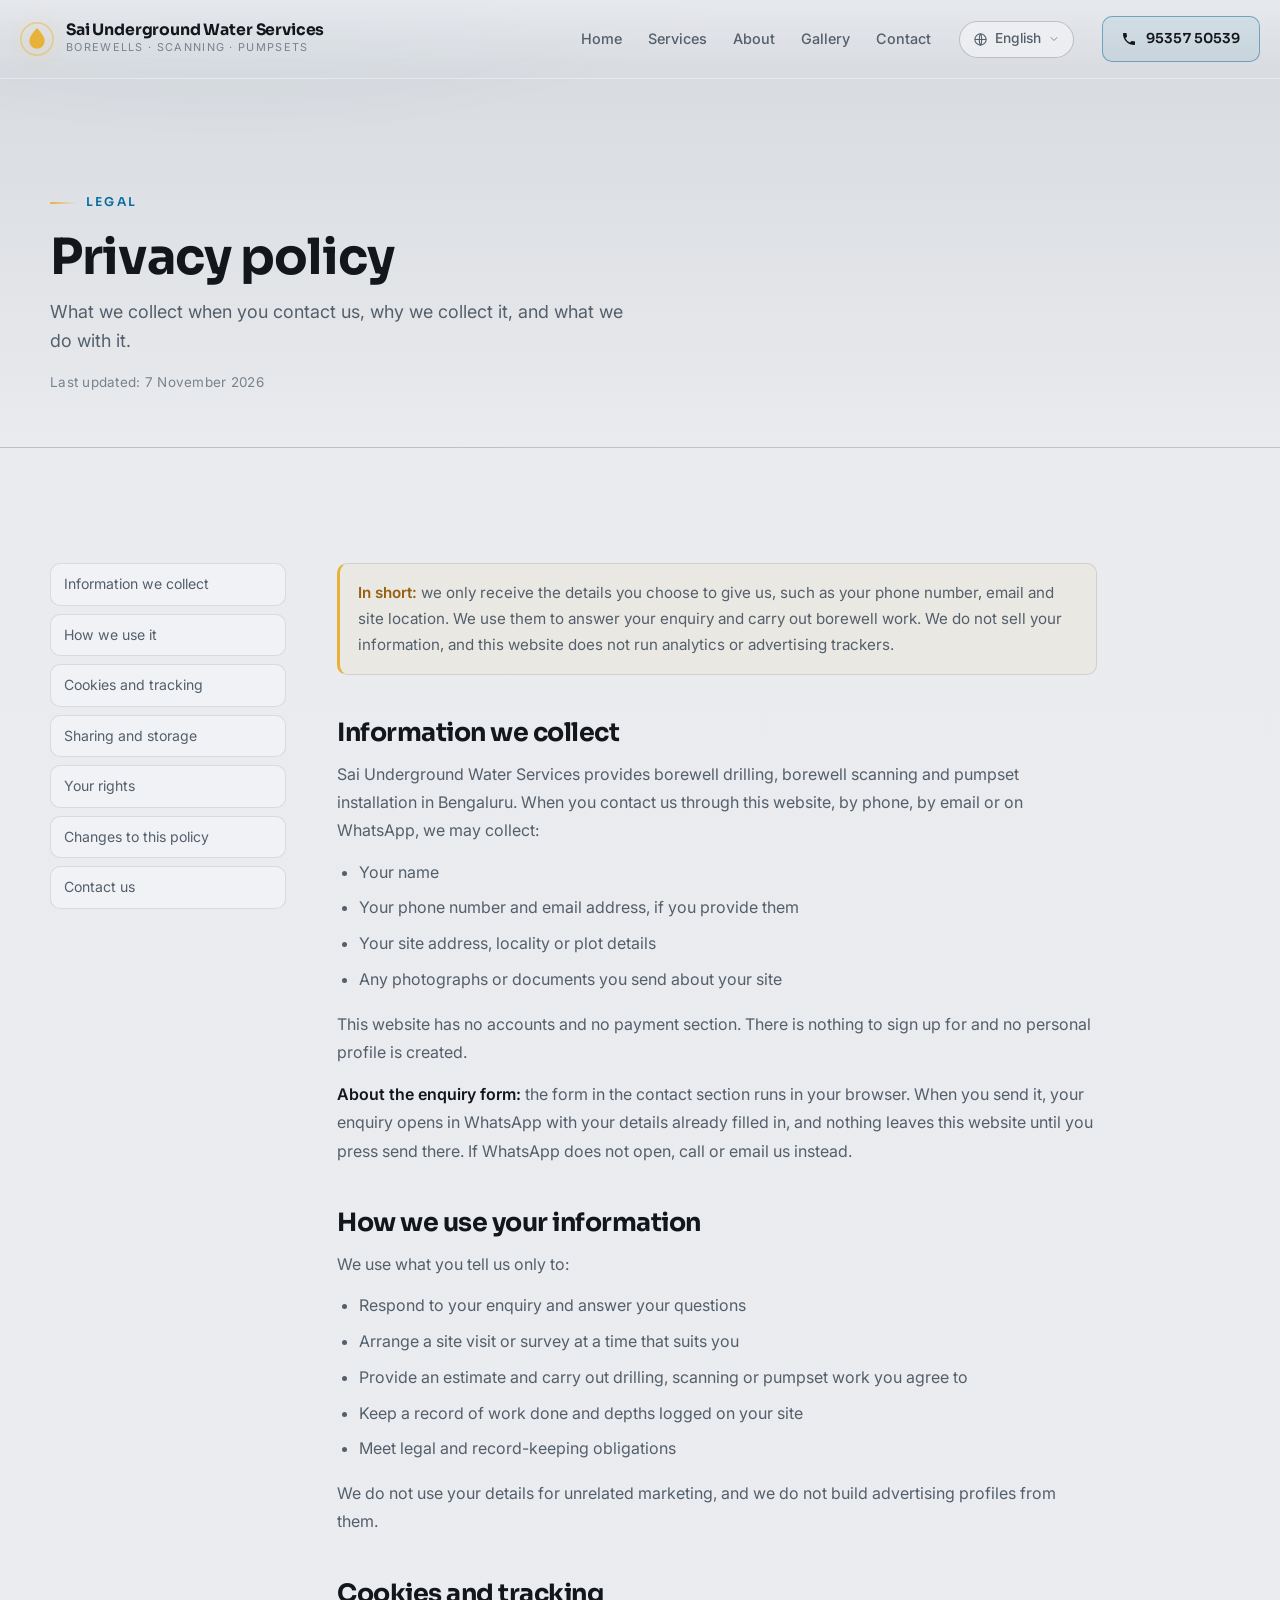
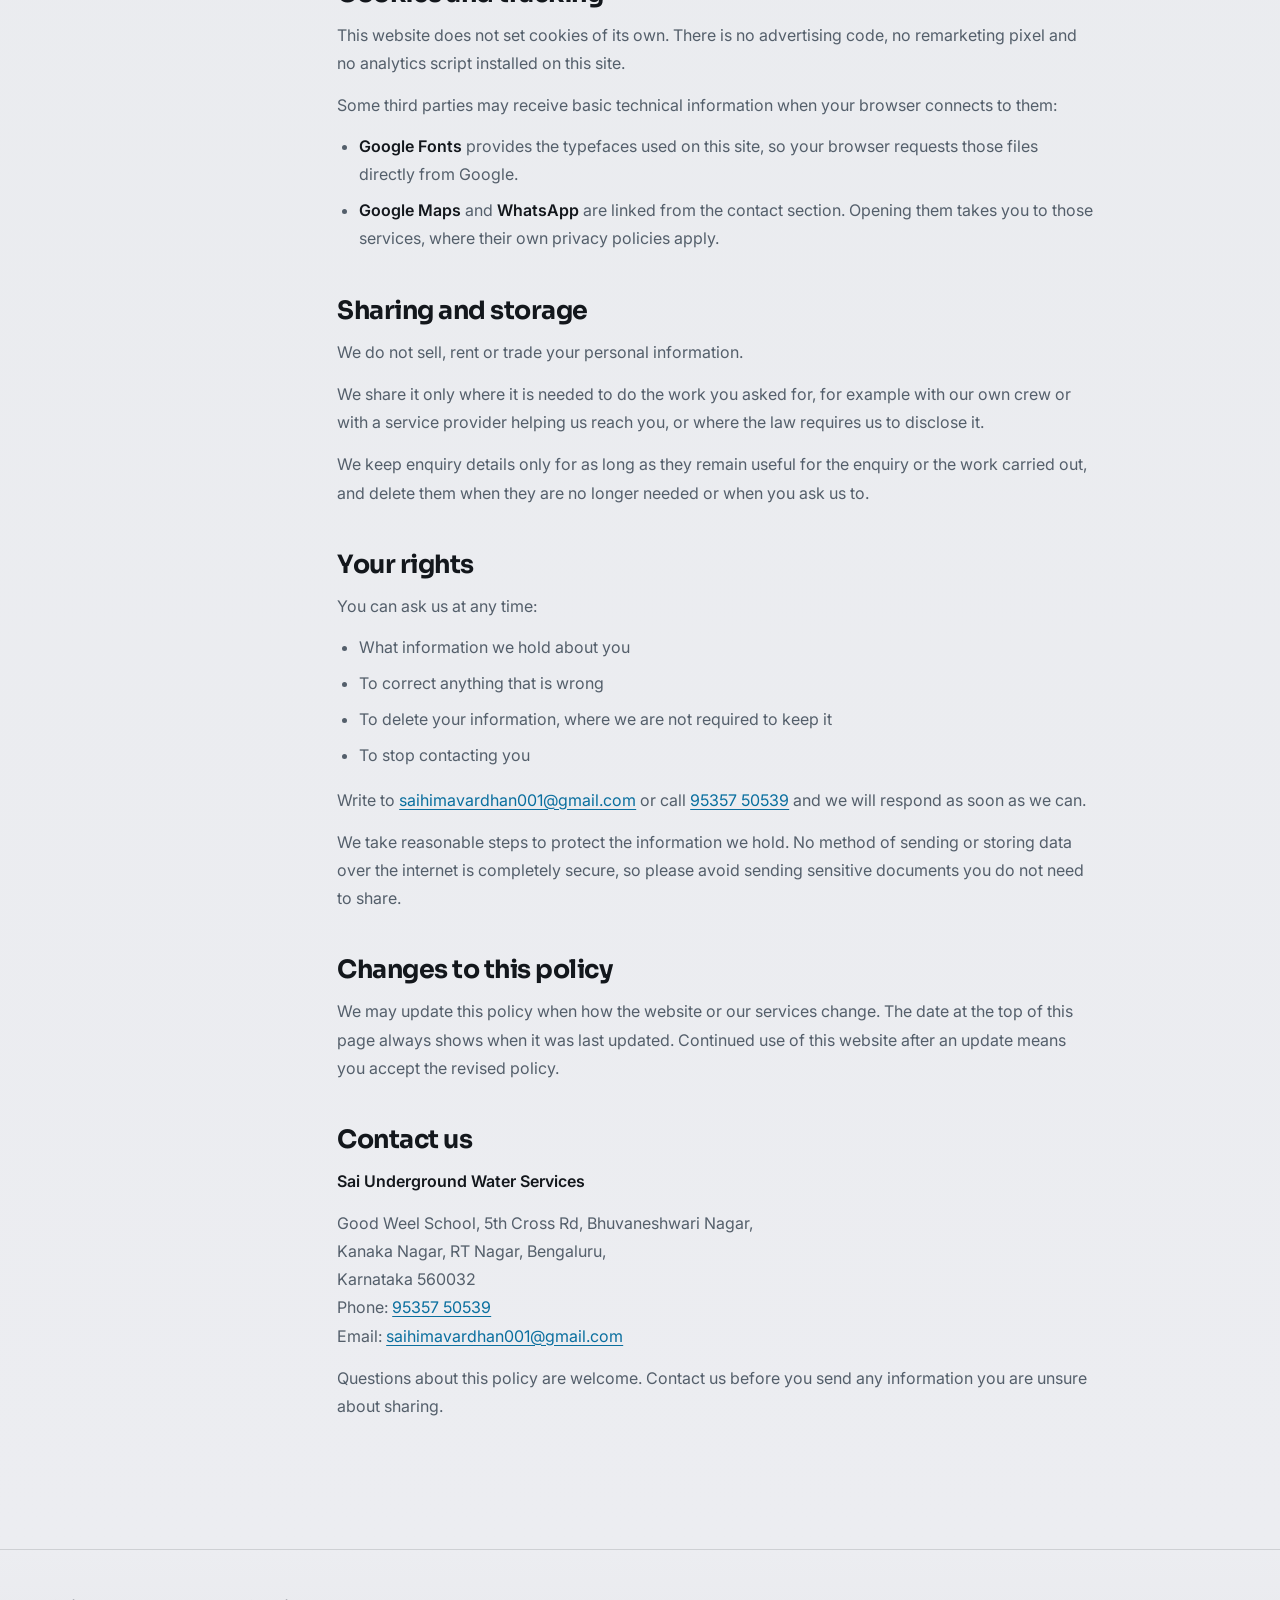
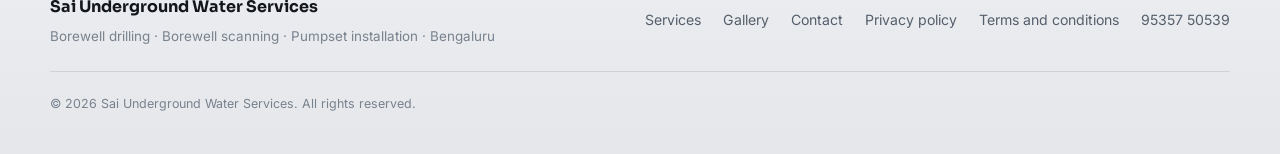
<file: privacy.html>
<!DOCTYPE html>
<html lang="en">
<head>
<meta charset="utf-8">
<meta name="viewport" content="width=device-width, initial-scale=1">
<title data-i18n="meta.title.privacy">Privacy Policy | Sai Underground Water Services</title>
<meta name="description" data-i18n-attrs="content:meta.desc.privacy" content="How Sai Underground Water Services collects, uses and protects your information when you call, email or use this website.">
<meta name="robots" content="index, follow">
<meta name="theme-color" content="#0a1522">
<link rel="icon" href="assets/favicon.svg" type="image/svg+xml">
<link rel="icon" href="assets/favicon-32.png" sizes="32x32" type="image/png">
<link rel="apple-touch-icon" href="assets/apple-touch-icon.png">
<link rel="preconnect" href="https://fonts.googleapis.com">
<link rel="preconnect" href="https://fonts.gstatic.com" crossorigin>
<link href="https://fonts.googleapis.com/css2?family=Inter:wght@400;500;600&family=Noto+Sans+Devanagari:wght@400;500;600;700&family=Noto+Sans+Kannada:wght@400;500;600;700&family=Noto+Sans+Tamil:wght@400;500;600;700&family=Noto+Sans+Telugu:wght@400;500;600;700&family=Sora:wght@500;600;700;800&display=swap" rel="stylesheet">
<link rel="stylesheet" href="css/styles.css">
<!-- Fallback CSS lives in a file, not an inline <style> block, so a
     strict Content-Security-Policy can stay in force. It is only
     fetched when scripting is disabled. -->
<noscript>
  <link rel="stylesheet" href="css/noscript-legal.css">
</noscript>
</head>
<body>

<a class="skip-link" href="#main" data-i18n="ui.skip">Skip to main content</a>

<div class="progress-bar" id="progressBar" aria-hidden="true"></div>

<!-- ================= NAV ================= -->
<header class="nav" id="nav">
  <div class="nav-inner">
    <a class="brand" href="index.html" aria-label="Sai Underground Water Services home" data-i18n-attrs="aria-label:nav.brandAria">
      <span class="brand-mark" aria-hidden="true">
        <svg viewBox="0 0 40 40" width="34" height="34">
          <circle cx="20" cy="20" r="19" fill="none" stroke="currentColor" stroke-width="2" opacity=".45"/>
          <path d="M20 7c5.2 6 9 10.6 9 15.4A9 9 0 0 1 11 22.4C11 17.6 14.8 13 20 7z" fill="currentColor"/>
        </svg>
      </span>
      <span class="brand-text">
        <strong>Sai Underground Water Services</strong>
        <small data-i18n="nav.tagline">Borewells · Scanning · Pumpsets</small>
      </span>
    </a>

    <nav class="nav-links" aria-label="Primary" data-i18n-attrs="aria-label:nav.primary">
      <a href="index.html" data-i18n="nav.home">Home</a>
      <a href="index.html#services" data-i18n="nav.services">Services</a>
      <a href="index.html#about" data-i18n="nav.about">About</a>
      <a href="index.html#gallery" data-i18n="nav.gallery">Gallery</a>
      <a href="index.html#contact" data-i18n="nav.contact">Contact</a>
    </nav>

    <div class="lang" id="langSwitch">
      <button class="lang-btn" id="langBtn" type="button" aria-haspopup="true" aria-expanded="false" aria-controls="langMenu">
        <svg class="lang-globe" viewBox="0 0 24 24" width="15" height="15" aria-hidden="true"><circle cx="12" cy="12" r="9" fill="none" stroke="currentColor" stroke-width="1.7"/><path d="M3 12h18M12 3c2.5 2.6 2.5 15.4 0 18M12 3c-2.5 2.6-2.5 15.4 0 18" fill="none" stroke="currentColor" stroke-width="1.7"/></svg>
        <span class="lang-cur" id="langCur">English</span>
        <svg class="lang-caret" viewBox="0 0 24 24" width="12" height="12" aria-hidden="true"><path d="M6 9l6 6 6-6" fill="none" stroke="currentColor" stroke-width="2" stroke-linecap="round" stroke-linejoin="round"/></svg>
      </button>
      <div class="lang-menu" id="langMenu" role="menu" aria-label="Language" data-i18n-attrs="aria-label:lang.menuLabel" hidden></div>
    </div>

    <a class="btn btn-call" href="tel:+919535750539">
      <svg viewBox="0 0 24 24" width="16" height="16" aria-hidden="true"><path d="M6.6 10.8a15.1 15.1 0 0 0 6.6 6.6l2.2-2.2a1 1 0 0 1 1-.25 11.4 11.4 0 0 0 3.6.57 1 1 0 0 1 1 1V20a1 1 0 0 1-1 1A17 17 0 0 1 3 4a1 1 0 0 1 1-1h3.5a1 1 0 0 1 1 1 11.4 11.4 0 0 0 .57 3.6 1 1 0 0 1-.25 1z" fill="currentColor"/></svg>
      95357 50539
    </a>

    <button class="nav-burger" id="navBurger" aria-label="Open menu" aria-expanded="false" aria-controls="navDrawer" data-i18n-attrs="aria-label:nav.menuOpen">
      <span></span><span></span><span></span>
    </button>
  </div>
  <div class="nav-drawer" id="navDrawer">
    <a href="index.html" data-i18n="nav.home">Home</a>
    <a href="index.html#services" data-i18n="nav.services">Services</a>
    <a href="index.html#about" data-i18n="nav.about">About</a>
    <a href="index.html#gallery" data-i18n="nav.gallery">Gallery</a>
    <a href="index.html#contact" data-i18n="nav.contact">Contact</a>
    <a class="btn btn-call" href="tel:+919535750539" data-i18n="nav.callFull">Call 95357 50539</a>
  </div>
</header>

<main id="main">

<div class="page-head">
  <div class="container">
    <p class="eyebrow" data-i18n="legal.eyebrow">Legal</p>
    <h1 data-i18n="privacy.h1">Privacy policy</h1>
    <p class="sec-sub" data-i18n="privacy.sub">What we collect when you contact us, why we collect it, and what we do with it.</p>
    <p class="meta" data-i18n="legal.updated">Last updated: 7 November 2026</p>
  </div>
</div>

<section class="section">
  <div class="container legal">

    <nav class="legal-nav" aria-label="On this page" data-i18n-attrs="aria-label:legal.onThisPage">
      <a href="#collect" data-i18n="privacy.nav1">Information we collect</a>
      <a href="#use" data-i18n="privacy.nav2">How we use it</a>
      <a href="#cookies" data-i18n="privacy.nav3">Cookies and tracking</a>
      <a href="#sharing" data-i18n="privacy.nav4">Sharing and storage</a>
      <a href="#rights" data-i18n="privacy.nav5">Your rights</a>
      <a href="#changes" data-i18n="privacy.nav6">Changes to this policy</a>
      <a href="#contact-us" data-i18n="privacy.nav7">Contact us</a>
    </nav>

    <div class="legal-body">

      <p class="callout" data-i18n-html="privacy.callout"><strong>In short:</strong> we only receive the details you choose to give us, such as your phone number, email and site location. We use them to answer your enquiry and carry out borewell work. We do not sell your information, and this website does not run analytics or advertising trackers.</p>

      <h2 id="collect" data-i18n="privacy.h2a">Information we collect</h2>
      <p data-i18n="privacy.p1">Sai Underground Water Services provides borewell drilling, borewell scanning and pumpset installation in Bengaluru. When you contact us through this website, by phone, by email or on WhatsApp, we may collect:</p>
      <ul>
        <li data-i18n="privacy.li1">Your name</li>
        <li data-i18n="privacy.li2">Your phone number and email address, if you provide them</li>
        <li data-i18n="privacy.li3">Your site address, locality or plot details</li>
        <li data-i18n="privacy.li4">Any photographs or documents you send about your site</li>
      </ul>
      <p data-i18n="privacy.p2">This website has no accounts and no payment section. There is nothing to sign up for and no personal profile is created.</p>
      <p data-i18n-html="privacy.p3"><strong>About the enquiry form:</strong> the form in the contact section runs in your browser. When you send it, your enquiry opens in WhatsApp with your details already filled in, and nothing leaves this website until you press send there. If WhatsApp does not open, call or email us instead.</p>

      <h2 id="use" data-i18n="privacy.h2b">How we use your information</h2>
      <p data-i18n="privacy.p4">We use what you tell us only to:</p>
      <ul>
        <li data-i18n="privacy.li5">Respond to your enquiry and answer your questions</li>
        <li data-i18n="privacy.li6">Arrange a site visit or survey at a time that suits you</li>
        <li data-i18n="privacy.li7">Provide an estimate and carry out drilling, scanning or pumpset work you agree to</li>
        <li data-i18n="privacy.li8">Keep a record of work done and depths logged on your site</li>
        <li data-i18n="privacy.li9">Meet legal and record-keeping obligations</li>
      </ul>
      <p data-i18n="privacy.p5">We do not use your details for unrelated marketing, and we do not build advertising profiles from them.</p>

      <h2 id="cookies" data-i18n="privacy.h2c">Cookies and tracking</h2>
      <p data-i18n="privacy.p6">This website does not set cookies of its own. There is no advertising code, no remarketing pixel and no analytics script installed on this site.</p>
      <p data-i18n="privacy.p7">Some third parties may receive basic technical information when your browser connects to them:</p>
      <ul>
        <li data-i18n-html="privacy.li10"><strong>Google Fonts</strong> provides the typefaces used on this site, so your browser requests those files directly from Google.</li>
        <li data-i18n-html="privacy.li11"><strong>Google Maps</strong> and <strong>WhatsApp</strong> are linked from the contact section. Opening them takes you to those services, where their own privacy policies apply.</li>
      </ul>

      <h2 id="sharing" data-i18n="privacy.h2d">Sharing and storage</h2>
      <p data-i18n="privacy.p8">We do not sell, rent or trade your personal information.</p>
      <p data-i18n="privacy.p9">We share it only where it is needed to do the work you asked for, for example with our own crew or with a service provider helping us reach you, or where the law requires us to disclose it.</p>
      <p data-i18n="privacy.p10">We keep enquiry details only for as long as they remain useful for the enquiry or the work carried out, and delete them when they are no longer needed or when you ask us to.</p>

      <h2 id="rights" data-i18n="privacy.h2e">Your rights</h2>
      <p data-i18n="privacy.p11">You can ask us at any time:</p>
      <ul>
        <li data-i18n="privacy.li12">What information we hold about you</li>
        <li data-i18n="privacy.li13">To correct anything that is wrong</li>
        <li data-i18n="privacy.li14">To delete your information, where we are not required to keep it</li>
        <li data-i18n="privacy.li15">To stop contacting you</li>
      </ul>
      <p data-i18n-html="privacy.p12">Write to <a href="mailto:saihimavardhan001@gmail.com">saihimavardhan001@gmail.com</a> or call <a href="tel:+919535750539">95357 50539</a> and we will respond as soon as we can.</p>
      <p data-i18n="privacy.p13">We take reasonable steps to protect the information we hold. No method of sending or storing data over the internet is completely secure, so please avoid sending sensitive documents you do not need to share.</p>

      <h2 id="changes" data-i18n="privacy.h2f">Changes to this policy</h2>
      <p data-i18n="privacy.p14">We may update this policy when how the website or our services change. The date at the top of this page always shows when it was last updated. Continued use of this website after an update means you accept the revised policy.</p>

      <h2 id="contact-us" data-i18n="privacy.h2g">Contact us</h2>
      <p><strong>Sai Underground Water Services</strong></p>
      <address>
        Good Weel School, 5th Cross Rd, Bhuvaneshwari Nagar,<br>
        Kanaka Nagar, RT Nagar, Bengaluru,<br>
        Karnataka 560032
      </address>
      <p data-i18n-html="privacy.contact1">Phone: <a href="tel:+919535750539">95357 50539</a><br>
      Email: <a href="mailto:saihimavardhan001@gmail.com">saihimavardhan001@gmail.com</a></p>
      <p data-i18n="privacy.p15">Questions about this policy are welcome. Contact us before you send any information you are unsure about sharing.</p>

    </div>
  </div>
</section>

</main>

<footer class="footer">
  <div class="container f-inner">
    <div class="f-brand">
      <strong>Sai Underground Water Services</strong>
      <p data-i18n="footer.tag">Borewell drilling · Borewell scanning · Pumpset installation · Bengaluru</p>
    </div>
    <nav class="f-links" aria-label="Footer" data-i18n-attrs="aria-label:footer.aria">
      <a href="index.html#services" data-i18n="nav.services">Services</a>
      <a href="index.html#gallery" data-i18n="nav.gallery">Gallery</a>
      <a href="index.html#contact" data-i18n="nav.contact">Contact</a>
      <a href="privacy.html" data-i18n="footer.privacy">Privacy policy</a>
      <a href="terms.html" data-i18n="footer.terms">Terms and conditions</a>
      <a href="tel:+919535750539">95357 50539</a>
    </nav>
    <p class="f-copy"><span aria-hidden="true">© </span><span id="year">2026</span> <span data-i18n="footer.copy">Sai Underground Water Services. All rights reserved.</span></p>
  </div>
</footer>

<script src="js/i18n.js"></script>
<script src="js/lang-kn.js"></script>
<script src="js/lang-hi.js"></script>
<script src="js/lang-te.js"></script>
<script src="js/lang-ta.js"></script>
<script src="js/main.js"></script>
</body>
</html>
</file>
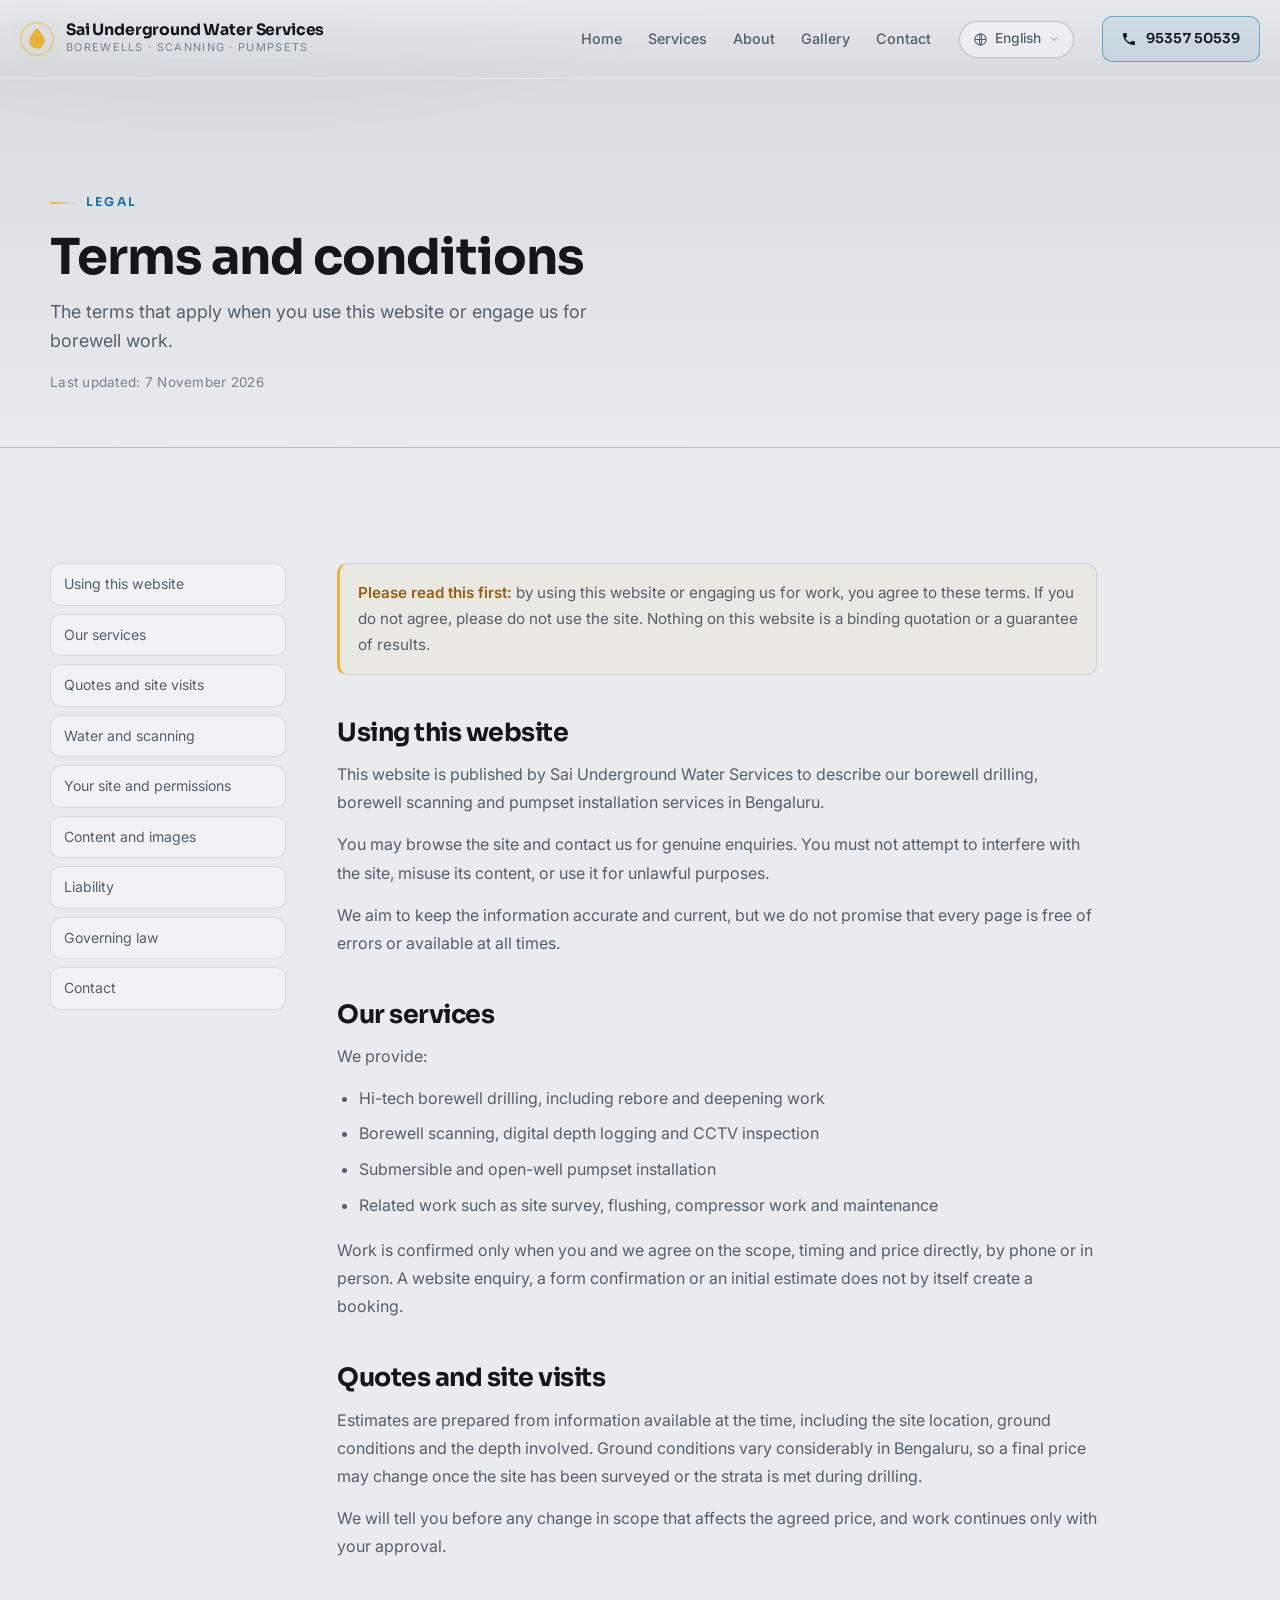
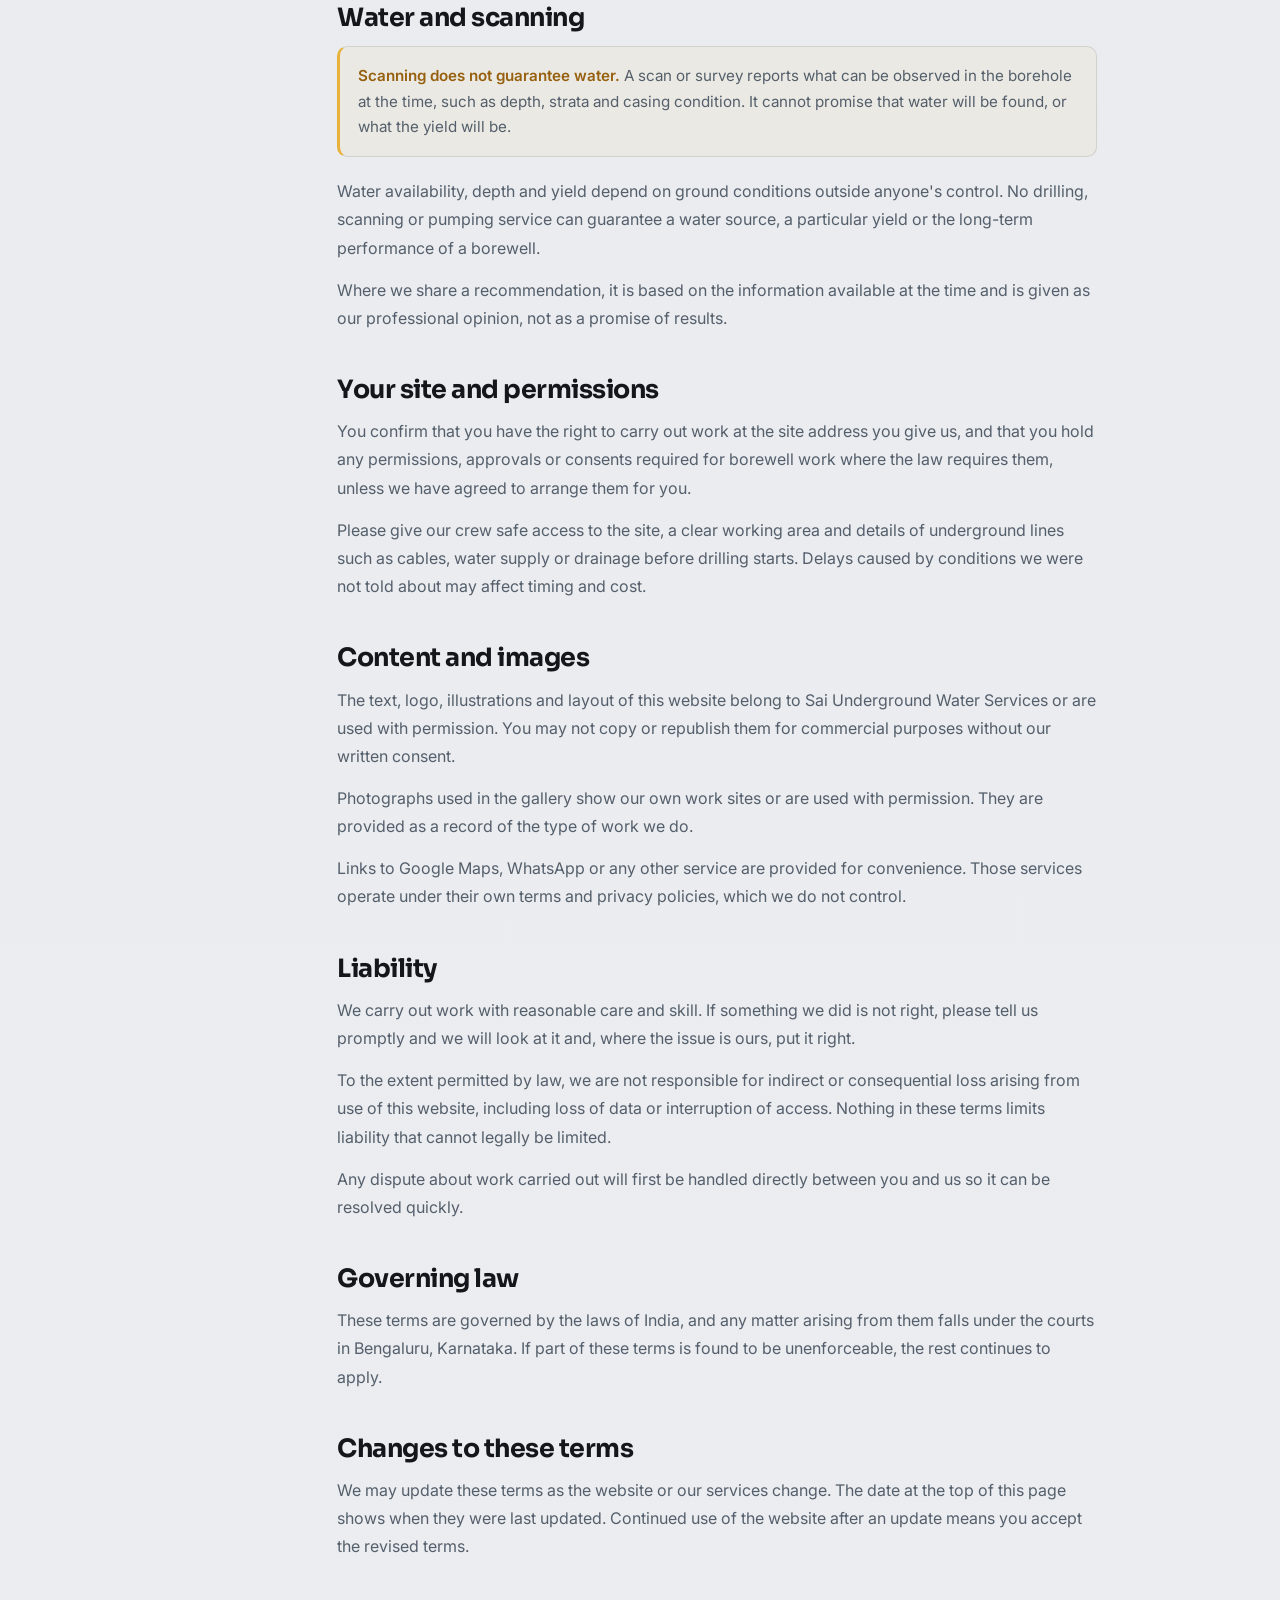
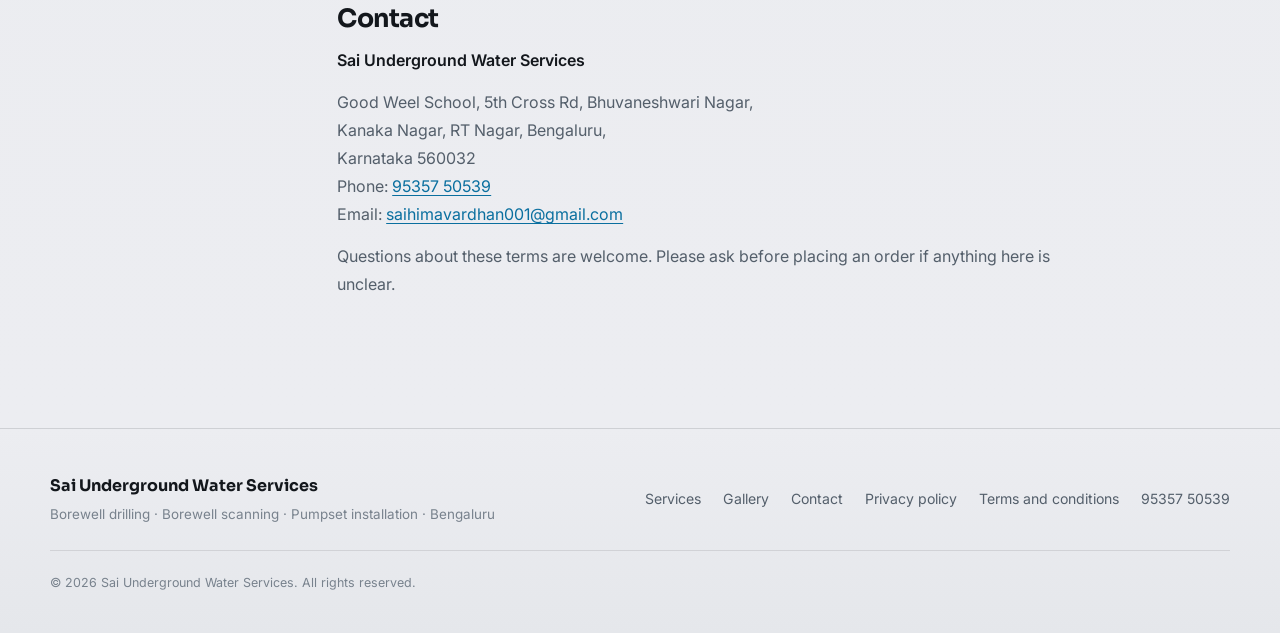
<file: terms.html>
<!DOCTYPE html>
<html lang="en">
<head>
<meta charset="utf-8">
<meta name="viewport" content="width=device-width, initial-scale=1">
<title data-i18n="meta.title.terms">Terms and Conditions | Sai Underground Water Services</title>
<meta name="description" data-i18n-attrs="content:meta.desc.terms" content="Terms that apply when you use this website or engage Sai Underground Water Services for borewell drilling, scanning or pumpset work in Bengaluru.">
<meta name="robots" content="index, follow">
<meta name="theme-color" content="#0a1522">
<link rel="icon" href="assets/favicon.svg" type="image/svg+xml">
<link rel="icon" href="assets/favicon-32.png" sizes="32x32" type="image/png">
<link rel="apple-touch-icon" href="assets/apple-touch-icon.png">
<link rel="preconnect" href="https://fonts.googleapis.com">
<link rel="preconnect" href="https://fonts.gstatic.com" crossorigin>
<link href="https://fonts.googleapis.com/css2?family=Inter:wght@400;500;600&family=Noto+Sans+Devanagari:wght@400;500;600;700&family=Noto+Sans+Kannada:wght@400;500;600;700&family=Noto+Sans+Tamil:wght@400;500;600;700&family=Noto+Sans+Telugu:wght@400;500;600;700&family=Sora:wght@500;600;700;800&display=swap" rel="stylesheet">
<link rel="stylesheet" href="css/styles.css">
<!-- Fallback CSS lives in a file, not an inline <style> block, so a
     strict Content-Security-Policy can stay in force. It is only
     fetched when scripting is disabled. -->
<noscript>
  <link rel="stylesheet" href="css/noscript-legal.css">
</noscript>
</head>
<body>

<a class="skip-link" href="#main" data-i18n="ui.skip">Skip to main content</a>

<div class="progress-bar" id="progressBar" aria-hidden="true"></div>

<!-- ================= NAV ================= -->
<header class="nav" id="nav">
  <div class="nav-inner">
    <a class="brand" href="index.html" aria-label="Sai Underground Water Services home" data-i18n-attrs="aria-label:nav.brandAria">
      <span class="brand-mark" aria-hidden="true">
        <svg viewBox="0 0 40 40" width="34" height="34">
          <circle cx="20" cy="20" r="19" fill="none" stroke="currentColor" stroke-width="2" opacity=".45"/>
          <path d="M20 7c5.2 6 9 10.6 9 15.4A9 9 0 0 1 11 22.4C11 17.6 14.8 13 20 7z" fill="currentColor"/>
        </svg>
      </span>
      <span class="brand-text">
        <strong>Sai Underground Water Services</strong>
        <small data-i18n="nav.tagline">Borewells · Scanning · Pumpsets</small>
      </span>
    </a>

    <nav class="nav-links" aria-label="Primary" data-i18n-attrs="aria-label:nav.primary">
      <a href="index.html" data-i18n="nav.home">Home</a>
      <a href="index.html#services" data-i18n="nav.services">Services</a>
      <a href="index.html#about" data-i18n="nav.about">About</a>
      <a href="index.html#gallery" data-i18n="nav.gallery">Gallery</a>
      <a href="index.html#contact" data-i18n="nav.contact">Contact</a>
    </nav>

    <div class="lang" id="langSwitch">
      <button class="lang-btn" id="langBtn" type="button" aria-haspopup="true" aria-expanded="false" aria-controls="langMenu">
        <svg class="lang-globe" viewBox="0 0 24 24" width="15" height="15" aria-hidden="true"><circle cx="12" cy="12" r="9" fill="none" stroke="currentColor" stroke-width="1.7"/><path d="M3 12h18M12 3c2.5 2.6 2.5 15.4 0 18M12 3c-2.5 2.6-2.5 15.4 0 18" fill="none" stroke="currentColor" stroke-width="1.7"/></svg>
        <span class="lang-cur" id="langCur">English</span>
        <svg class="lang-caret" viewBox="0 0 24 24" width="12" height="12" aria-hidden="true"><path d="M6 9l6 6 6-6" fill="none" stroke="currentColor" stroke-width="2" stroke-linecap="round" stroke-linejoin="round"/></svg>
      </button>
      <div class="lang-menu" id="langMenu" role="menu" aria-label="Language" data-i18n-attrs="aria-label:lang.menuLabel" hidden></div>
    </div>

    <a class="btn btn-call" href="tel:+919535750539">
      <svg viewBox="0 0 24 24" width="16" height="16" aria-hidden="true"><path d="M6.6 10.8a15.1 15.1 0 0 0 6.6 6.6l2.2-2.2a1 1 0 0 1 1-.25 11.4 11.4 0 0 0 3.6.57 1 1 0 0 1 1 1V20a1 1 0 0 1-1 1A17 17 0 0 1 3 4a1 1 0 0 1 1-1h3.5a1 1 0 0 1 1 1 11.4 11.4 0 0 0 .57 3.6 1 1 0 0 1-.25 1z" fill="currentColor"/></svg>
      95357 50539
    </a>

    <button class="nav-burger" id="navBurger" aria-label="Open menu" aria-expanded="false" aria-controls="navDrawer" data-i18n-attrs="aria-label:nav.menuOpen">
      <span></span><span></span><span></span>
    </button>
  </div>
  <div class="nav-drawer" id="navDrawer">
    <a href="index.html" data-i18n="nav.home">Home</a>
    <a href="index.html#services" data-i18n="nav.services">Services</a>
    <a href="index.html#about" data-i18n="nav.about">About</a>
    <a href="index.html#gallery" data-i18n="nav.gallery">Gallery</a>
    <a href="index.html#contact" data-i18n="nav.contact">Contact</a>
    <a class="btn btn-call" href="tel:+919535750539" data-i18n="nav.callFull">Call 95357 50539</a>
  </div>
</header>

<main id="main">

<div class="page-head">
  <div class="container">
    <p class="eyebrow" data-i18n="legal.eyebrow">Legal</p>
    <h1 data-i18n="terms.h1">Terms and conditions</h1>
    <p class="sec-sub" data-i18n="terms.sub">The terms that apply when you use this website or engage us for borewell work.</p>
    <p class="meta" data-i18n="legal.updated">Last updated: 7 November 2026</p>
  </div>
</div>

<section class="section">
  <div class="container legal">

    <nav class="legal-nav" aria-label="On this page" data-i18n-attrs="aria-label:legal.onThisPage">
      <a href="#using-site" data-i18n="terms.nav1">Using this website</a>
      <a href="#services-terms" data-i18n="terms.nav2">Our services</a>
      <a href="#quotes" data-i18n="terms.nav3">Quotes and site visits</a>
      <a href="#water" data-i18n="terms.nav4">Water and scanning</a>
      <a href="#site-access" data-i18n="terms.nav5">Your site and permissions</a>
      <a href="#content" data-i18n="terms.nav6">Content and images</a>
      <a href="#liability" data-i18n="terms.nav7">Liability</a>
      <a href="#law" data-i18n="terms.nav8">Governing law</a>
      <a href="#contact-terms" data-i18n="terms.nav9">Contact</a>
    </nav>

    <div class="legal-body">

      <p class="callout" data-i18n-html="terms.callout"><strong>Please read this first:</strong> by using this website or engaging us for work, you agree to these terms. If you do not agree, please do not use the site. Nothing on this website is a binding quotation or a guarantee of results.</p>

      <h2 id="using-site" data-i18n="terms.h2a">Using this website</h2>
      <p data-i18n="terms.p1">This website is published by Sai Underground Water Services to describe our borewell drilling, borewell scanning and pumpset installation services in Bengaluru.</p>
      <p data-i18n="terms.p2">You may browse the site and contact us for genuine enquiries. You must not attempt to interfere with the site, misuse its content, or use it for unlawful purposes.</p>
      <p data-i18n="terms.p3">We aim to keep the information accurate and current, but we do not promise that every page is free of errors or available at all times.</p>

      <h2 id="services-terms" data-i18n="terms.h2b">Our services</h2>
      <p data-i18n="terms.p4">We provide:</p>
      <ul>
        <li data-i18n="terms.li1">Hi-tech borewell drilling, including rebore and deepening work</li>
        <li data-i18n="terms.li2">Borewell scanning, digital depth logging and CCTV inspection</li>
        <li data-i18n="terms.li3">Submersible and open-well pumpset installation</li>
        <li data-i18n="terms.li4">Related work such as site survey, flushing, compressor work and maintenance</li>
      </ul>
      <p data-i18n="terms.p5">Work is confirmed only when you and we agree on the scope, timing and price directly, by phone or in person. A website enquiry, a form confirmation or an initial estimate does not by itself create a booking.</p>

      <h2 id="quotes" data-i18n="terms.h2c">Quotes and site visits</h2>
      <p data-i18n="terms.p6">Estimates are prepared from information available at the time, including the site location, ground conditions and the depth involved. Ground conditions vary considerably in Bengaluru, so a final price may change once the site has been surveyed or the strata is met during drilling.</p>
      <p data-i18n="terms.p7">We will tell you before any change in scope that affects the agreed price, and work continues only with your approval.</p>

      <h2 id="water" data-i18n="terms.h2d">Water and scanning</h2>
      <p class="callout" data-i18n-html="terms.calloutWater"><strong>Scanning does not guarantee water.</strong> A scan or survey reports what can be observed in the borehole at the time, such as depth, strata and casing condition. It cannot promise that water will be found, or what the yield will be.</p>
      <p data-i18n="terms.p8">Water availability, depth and yield depend on ground conditions outside anyone's control. No drilling, scanning or pumping service can guarantee a water source, a particular yield or the long-term performance of a borewell.</p>
      <p data-i18n="terms.p9">Where we share a recommendation, it is based on the information available at the time and is given as our professional opinion, not as a promise of results.</p>

      <h2 id="site-access" data-i18n="terms.h2e">Your site and permissions</h2>
      <p data-i18n="terms.p10">You confirm that you have the right to carry out work at the site address you give us, and that you hold any permissions, approvals or consents required for borewell work where the law requires them, unless we have agreed to arrange them for you.</p>
      <p data-i18n="terms.p11">Please give our crew safe access to the site, a clear working area and details of underground lines such as cables, water supply or drainage before drilling starts. Delays caused by conditions we were not told about may affect timing and cost.</p>

      <h2 id="content" data-i18n="terms.h2f">Content and images</h2>
      <p data-i18n="terms.p12">The text, logo, illustrations and layout of this website belong to Sai Underground Water Services or are used with permission. You may not copy or republish them for commercial purposes without our written consent.</p>
      <p data-i18n="terms.p13">Photographs used in the gallery show our own work sites or are used with permission. They are provided as a record of the type of work we do.</p>
      <p data-i18n="terms.p14">Links to Google Maps, WhatsApp or any other service are provided for convenience. Those services operate under their own terms and privacy policies, which we do not control.</p>

      <h2 id="liability" data-i18n="terms.h2g">Liability</h2>
      <p data-i18n="terms.p15">We carry out work with reasonable care and skill. If something we did is not right, please tell us promptly and we will look at it and, where the issue is ours, put it right.</p>
      <p data-i18n="terms.p16">To the extent permitted by law, we are not responsible for indirect or consequential loss arising from use of this website, including loss of data or interruption of access. Nothing in these terms limits liability that cannot legally be limited.</p>
      <p data-i18n="terms.p17">Any dispute about work carried out will first be handled directly between you and us so it can be resolved quickly.</p>

      <h2 id="law" data-i18n="terms.h2h">Governing law</h2>
      <p data-i18n="terms.p18">These terms are governed by the laws of India, and any matter arising from them falls under the courts in Bengaluru, Karnataka. If part of these terms is found to be unenforceable, the rest continues to apply.</p>

      <h2 data-i18n="terms.h2i">Changes to these terms</h2>
      <p data-i18n="terms.p19">We may update these terms as the website or our services change. The date at the top of this page shows when they were last updated. Continued use of the website after an update means you accept the revised terms.</p>

      <h2 id="contact-terms" data-i18n="terms.h2j">Contact</h2>
      <p><strong>Sai Underground Water Services</strong></p>
      <address>
        Good Weel School, 5th Cross Rd, Bhuvaneshwari Nagar,<br>
        Kanaka Nagar, RT Nagar, Bengaluru,<br>
        Karnataka 560032
      </address>
      <p data-i18n-html="terms.contact">Phone: <a href="tel:+919535750539">95357 50539</a><br>
      Email: <a href="mailto:saihimavardhan001@gmail.com">saihimavardhan001@gmail.com</a></p>
      <p data-i18n="terms.p20">Questions about these terms are welcome. Please ask before placing an order if anything here is unclear.</p>

    </div>
  </div>
</section>

</main>

<footer class="footer">
  <div class="container f-inner">
    <div class="f-brand">
      <strong>Sai Underground Water Services</strong>
      <p data-i18n="footer.tag">Borewell drilling · Borewell scanning · Pumpset installation · Bengaluru</p>
    </div>
    <nav class="f-links" aria-label="Footer" data-i18n-attrs="aria-label:footer.aria">
      <a href="index.html#services" data-i18n="nav.services">Services</a>
      <a href="index.html#gallery" data-i18n="nav.gallery">Gallery</a>
      <a href="index.html#contact" data-i18n="nav.contact">Contact</a>
      <a href="privacy.html" data-i18n="footer.privacy">Privacy policy</a>
      <a href="terms.html" data-i18n="footer.terms">Terms and conditions</a>
      <a href="tel:+919535750539">95357 50539</a>
    </nav>
    <p class="f-copy"><span aria-hidden="true">© </span><span id="year">2026</span> <span data-i18n="footer.copy">Sai Underground Water Services. All rights reserved.</span></p>
  </div>
</footer>

<script src="js/i18n.js"></script>
<script src="js/lang-kn.js"></script>
<script src="js/lang-hi.js"></script>
<script src="js/lang-te.js"></script>
<script src="js/lang-ta.js"></script>
<script src="js/main.js"></script>
</body>
</html>
</file>
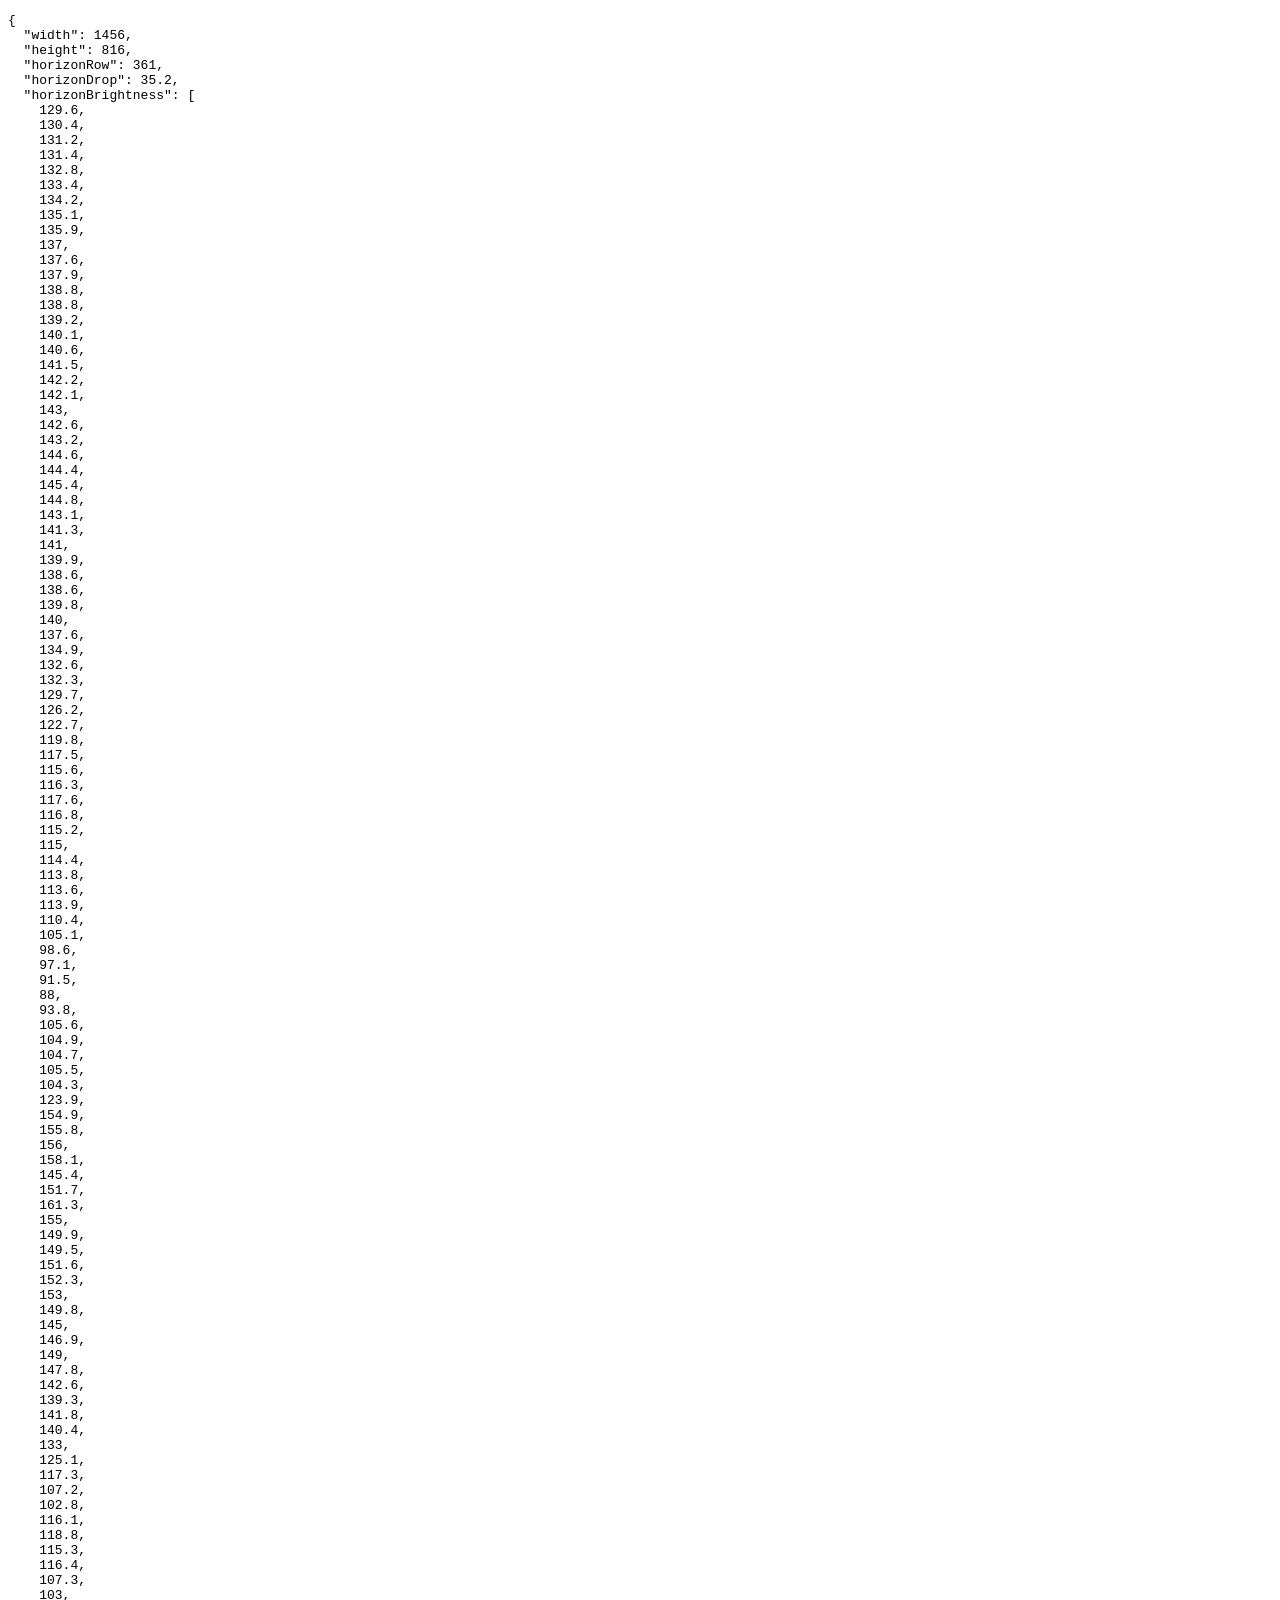
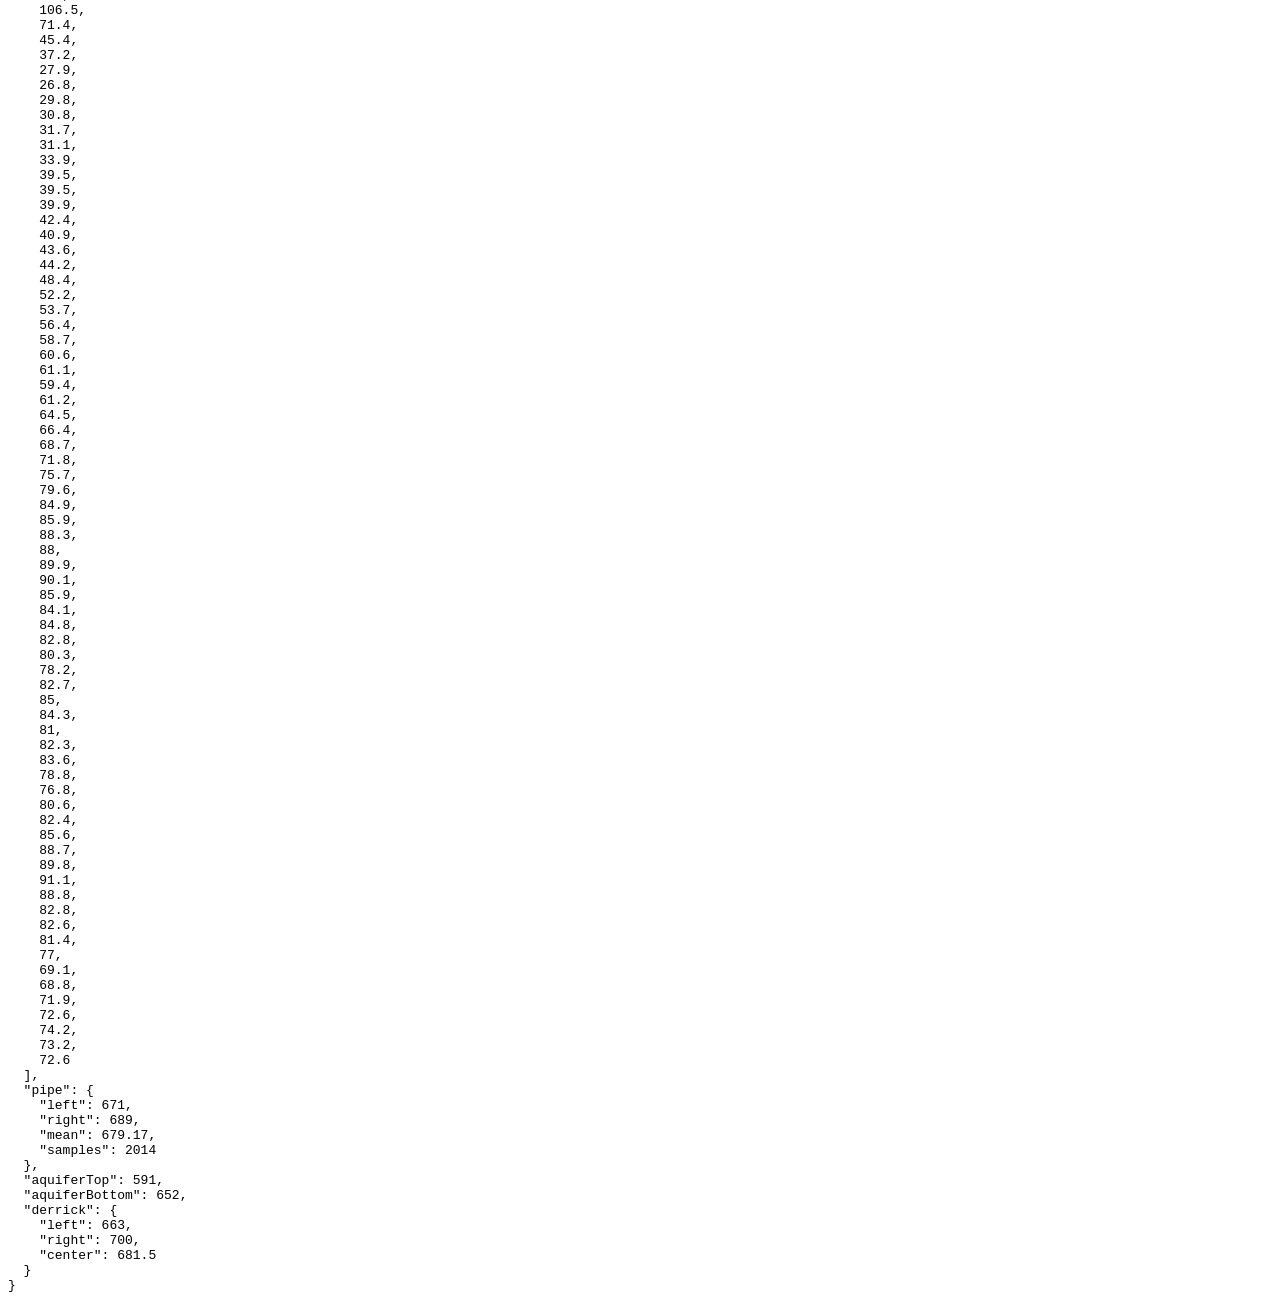
<file: tests/measure-photo.html>
<!DOCTYPE html>
<html lang="en">
<head>
<meta charset="utf-8">
<title>Measure cross-section photo</title>
</head>
<body>
<pre id="out">running</pre>
<script src="measure-photo.js"></script>
</body>
</html>
</file>
<file: css/styles.css>
/* =========================================================
   Sai Underground Water Services
   Premium scroll-driven borewell experience
   ========================================================= */

:root {
  /* ---- light page palette: one continuous gray ramp, never white ---- */
  --bg: #e9ebef;
  --bg-soft: #e2e5e9;
  --bg-card: rgba(241, 243, 246, 0.95);

  --ink: #13171c;
  --muted: #545f6b;
  --muted-2: #78828d;
  --line: rgba(19, 26, 35, 0.11);
  --line-strong: rgba(19, 26, 35, 0.22);

  --amber: #e8b23a;
  --amber-soft: #ffd27a;
  --cyan: #0a6f9f;
  --cyan-deep: #085a84;
  --water: #1187c4;

  /* gold that stays readable as text on white */
  --gold-text: #96600f;

  --panel: rgba(241, 243, 246, 0.95);
  --shadow: 0 18px 44px -26px rgba(16, 24, 40, 0.34);
  --shadow-lg: 0 30px 70px -40px rgba(16, 24, 40, 0.42);

  --ghost-bg: rgba(241, 243, 246, 0.72);
  --ghost-hover-bg: rgba(10, 111, 159, 0.08);
  --ghost-hover-line: rgba(10, 111, 159, 0.5);
  --spot-glow: rgba(10, 111, 159, 0.13);
  --spot-line: rgba(10, 111, 159, 0.5);
  --nav-panel: rgba(236, 238, 242, 0.97);

  --radius: 18px;
  --radius-sm: 12px;
  --max: 1180px;
  --ease: cubic-bezier(0.22, 0.61, 0.36, 1);
  --font-head: "Sora", "Noto Sans Devanagari", "Noto Sans Kannada",
    "Noto Sans Telugu", "Noto Sans Tamil", system-ui, -apple-system, "Segoe UI",
    sans-serif;
  --font-body: "Inter", "Noto Sans Devanagari", "Noto Sans Kannada",
    "Noto Sans Telugu", "Noto Sans Tamil", system-ui, -apple-system, "Segoe UI",
    sans-serif;
}

/* The full-bleed journey scene, the nav while it sits over that scene,
   and the lightbox are dark by design. They borrow the page tokens, so
   this block gives them back the night palette in one place. */
:is(.journey, .nav:not(.is-light), .lightbox) {
  --ink: #eef5fc;
  --muted: #9db0c4;
  --muted-2: #7b8fa3;
  --line: rgba(150, 182, 214, 0.16);
  --line-strong: rgba(150, 182, 214, 0.3);
  --gold-text: #ffd27a;
  --cyan: #5fd0ff;
  --cyan-deep: #1c9ed6;
  --water: #38bdf8;
  --ghost-bg: rgba(255, 255, 255, 0.05);
  --ghost-hover-bg: rgba(95, 208, 255, 0.1);
  --ghost-hover-line: rgba(95, 208, 255, 0.55);
  --spot-glow: rgba(95, 208, 255, 0.17);
  --spot-line: rgba(95, 208, 255, 0.6);
  --nav-panel: rgba(7, 13, 21, 0.97);
  /* body already resolved --ink to the light value, so these subtrees
     have to restate color or they would inherit dark-on-dark text */
  color: var(--ink);
}

*,
*::before,
*::after {
  box-sizing: border-box;
}

html {
  background-color: #dbdee3;
  scroll-behavior: smooth;
  -webkit-text-size-adjust: 100%;
}

body {
  margin: 0;
  /* mid gray at the top easing to soft light gray by the bottom;
     the page steps through gray the whole way down, never white */
  background: linear-gradient(
    180deg,
    #d5d8dd 0%,
    #dbdee3 46%,
    #e0e3e7 60%,
    #e5e7eb 76%,
    #e9ebef 92%,
    #e9ebef 100%
  );
  color: var(--ink);
  font-family: var(--font-body);
  font-size: 16px;
  line-height: 1.6;
  overflow-x: hidden;
  -webkit-font-smoothing: antialiased;
}

img,
svg {
  display: block;
  max-width: 100%;
}

a {
  color: inherit;
  text-decoration: none;
}

h1,
h2,
h3,
h4 {
  font-family: var(--font-head);
  line-height: 1.08;
  margin: 0;
  letter-spacing: -0.02em;
  font-weight: 700;
}

p {
  margin: 0;
}

address {
  font-style: normal;
}

::selection {
  background: rgba(232, 178, 58, 0.35);
  color: var(--ink);
}

/* ---------- shared ---------- */

.container {
  width: min(100% - 40px, var(--max));
  margin-inline: auto;
}

.section {
  position: relative;
  padding: clamp(72px, 9vw, 132px) 0;
}

.eyebrow {
  display: inline-flex;
  align-items: center;
  gap: 10px;
  font-family: var(--font-head);
  font-size: 0.76rem;
  font-weight: 600;
  letter-spacing: 0.18em;
  text-transform: uppercase;
  color: var(--cyan);
  margin-bottom: 18px;
}

.eyebrow::before {
  content: "";
  width: 26px;
  height: 2px;
  border-radius: 2px;
  background: linear-gradient(90deg, var(--amber), transparent);
}

.sec-head {
  max-width: 620px;
  margin-bottom: clamp(36px, 5vw, 60px);
}

.sec-head h2 {
  font-size: clamp(2rem, 4.2vw, 3.1rem);
  margin-bottom: 16px;
}

.sec-sub {
  color: var(--muted);
  font-size: clamp(1rem, 1.4vw, 1.12rem);
  max-width: 54ch;
}

/* ---------- buttons ---------- */

.btn {
  display: inline-flex;
  align-items: center;
  justify-content: center;
  gap: 9px;
  font-family: var(--font-head);
  font-size: 0.92rem;
  font-weight: 600;
  letter-spacing: 0.01em;
  padding: 13px 22px;
  border-radius: 10px;
  border: 1px solid transparent;
  cursor: pointer;
  transition: transform 0.35s var(--ease), box-shadow 0.35s var(--ease),
    background 0.35s var(--ease), border-color 0.35s var(--ease), color 0.35s var(--ease);
  white-space: nowrap;
  will-change: transform;
}

.btn:focus-visible,
a:focus-visible,
button:focus-visible,
.tile:focus-visible {
  outline: 2px solid var(--cyan);
  outline-offset: 3px;
}

.btn-primary {
  background: linear-gradient(135deg, var(--amber-soft), var(--amber));
  color: #1a1204;
  box-shadow: 0 10px 30px -12px rgba(232, 178, 58, 0.75);
}

.btn-primary:hover {
  transform: translateY(-2px);
  box-shadow: 0 16px 36px -12px rgba(232, 178, 58, 0.85);
}

.btn-ghost {
  background: var(--ghost-bg);
  border-color: var(--line-strong);
  color: var(--ink);
  backdrop-filter: blur(6px);
}

.btn-ghost:hover {
  transform: translateY(-2px);
  border-color: var(--ghost-hover-line);
  background: var(--ghost-hover-bg);
}

/* =========================================================
   PROGRESS BAR
   ========================================================= */

.progress-bar {
  position: fixed;
  top: 0;
  left: 0;
  height: 2px;
  width: 100%;
  transform: scaleX(0);
  transform-origin: 0 50%;
  background: linear-gradient(90deg, var(--cyan), var(--amber));
  z-index: 120;
  pointer-events: none;
}

/* Skip link: the first focusable element on every page. It sits off
   screen until it takes focus, then drops down so keyboard and screen
   reader users can jump straight past the navigation. */
.skip-link {
  position: fixed;
  top: 12px;
  left: 12px;
  z-index: 200;
  padding: 11px 18px;
  border-radius: 10px;
  background: var(--ink);
  color: #eef1f4;
  font-size: 0.92rem;
  font-weight: 600;
  text-decoration: none;
  transform: translateY(-180%);
  transition: transform 0.2s var(--ease);
}

.skip-link:focus {
  transform: translateY(0);
}

/* =========================================================
   NAV
   ========================================================= */

.nav {
  position: fixed;
  top: 0;
  left: 0;
  right: 0;
  z-index: 100;
  padding: 16px 0;
  transition: background 0.4s var(--ease), padding 0.4s var(--ease),
    border-color 0.4s var(--ease), backdrop-filter 0.4s var(--ease);
  border-bottom: 1px solid transparent;
  background: linear-gradient(180deg, rgba(7, 13, 21, 0.72), rgba(7, 13, 21, 0));
}

.nav.is-scrolled {
  padding: 10px 0;
  background: rgba(7, 13, 21, 0.82);
  backdrop-filter: blur(14px);
  -webkit-backdrop-filter: blur(14px);
  border-bottom-color: var(--line);
}

/* over the light page instead of the scene */
.nav.is-light {
  background: linear-gradient(180deg, rgba(233, 235, 239, 0.9), rgba(233, 235, 239, 0));
}

.nav.is-light.is-scrolled {
  background: rgba(233, 235, 239, 0.92);
  border-bottom-color: var(--line);
}

.nav-inner {
  width: min(100% - 40px, 1320px);
  margin-inline: auto;
  display: flex;
  align-items: center;
  gap: 28px;
}

.brand {
  display: inline-flex;
  align-items: center;
  gap: 12px;
  min-width: 0;
}

.brand-mark {
  color: var(--amber);
  flex: none;
  filter: drop-shadow(0 0 14px rgba(232, 178, 58, 0.35));
}

.brand-mark svg {
  width: 34px;
  height: 34px;
}

.brand-text {
  display: flex;
  flex-direction: column;
  min-width: 0;
}

.brand-text strong {
  font-family: var(--font-head);
  font-size: 0.98rem;
  font-weight: 700;
  line-height: 1.15;
  letter-spacing: -0.01em;
  white-space: nowrap;
}

.brand-text small {
  color: var(--muted-2);
  font-size: 0.68rem;
  letter-spacing: 0.12em;
  text-transform: uppercase;
  white-space: nowrap;
}

.nav-links {
  display: flex;
  align-items: center;
  gap: 26px;
  margin-left: auto;
}

.nav-links a {
  position: relative;
  z-index: 0;
  font-size: 0.9rem;
  font-weight: 500;
  color: var(--muted);
  padding: 6px 0;
  transition: color 0.3s var(--ease);
}

/* soft pool of light that sits behind the current section's link */
.nav-links a::before {
  content: "";
  position: absolute;
  left: 0;
  top: 50%;
  width: 100%;
  height: 300%;
  transform: translateY(-50%);
  background: radial-gradient(
    closest-side,
    var(--spot-glow),
    transparent 78%
  );
  opacity: 0;
  transition: opacity 0.45s var(--ease);
  pointer-events: none;
  z-index: -1;
}

.nav-links a::after {
  content: "";
  position: absolute;
  left: 0;
  bottom: 0;
  width: 100%;
  height: 1px;
  background: linear-gradient(90deg, var(--cyan), var(--amber));
  transform: scaleX(0);
  transform-origin: 0 50%;
  transition: transform 0.4s var(--ease), box-shadow 0.4s var(--ease);
}

.nav-links a:hover {
  color: var(--ink);
}

.nav-links a:hover::after {
  transform: scaleX(1);
}

/* the section you are currently reading stays lit */
.nav-links a.is-active {
  color: var(--ink);
}

.nav-links a.is-active::before {
  opacity: 1;
}

.nav-links a.is-active::after {
  transform: scaleX(1);
  box-shadow: 0 0 10px var(--spot-line);
}

.btn-call {
  background: var(--ghost-hover-bg);
  border-color: var(--spot-line);
  color: var(--ink);
  font-size: 0.86rem;
  padding: 11px 18px;
}

.btn-call:hover {
  background: var(--spot-glow);
  border-color: var(--spot-line);
  transform: translateY(-1px);
}

.nav-burger {
  display: none;
  margin-left: auto;
  width: 44px;
  height: 44px;
  border-radius: 12px;
  border: 1px solid var(--line-strong);
  background: var(--ghost-bg);
  cursor: pointer;
  padding: 12px 11px;
  flex-direction: column;
  justify-content: space-between;
}

.nav-burger span {
  display: block;
  height: 2px;
  border-radius: 2px;
  background: var(--ink);
  transition: transform 0.35s var(--ease), opacity 0.25s var(--ease);
}

.nav-burger[aria-expanded="true"] span:nth-child(1) {
  transform: translateY(8px) rotate(45deg);
}

.nav-burger[aria-expanded="true"] span:nth-child(2) {
  opacity: 0;
}

.nav-burger[aria-expanded="true"] span:nth-child(3) {
  transform: translateY(-8px) rotate(-45deg);
}

.nav-drawer {
  display: none;
  flex-direction: column;
  gap: 4px;
  padding: 14px 20px 22px;
  background: var(--nav-panel);
  border-bottom: 1px solid var(--line);
  backdrop-filter: blur(16px);
}

.nav-drawer.open {
  display: flex;
}

.nav-drawer a {
  position: relative;
  padding: 12px 4px;
  color: var(--muted);
  border-bottom: 1px solid var(--line);
  font-size: 1rem;
  transition: color 0.3s var(--ease), background 0.3s var(--ease),
    box-shadow 0.3s var(--ease);
}

.nav-drawer a.is-active {
  color: var(--ink);
  box-shadow: inset 3px 0 0 var(--spot-line);
  background: linear-gradient(90deg, var(--spot-glow), transparent);
}

.nav-drawer a:last-child {
  border-bottom: 0;
}

.nav-drawer .btn {
  margin-top: 12px;
  color: var(--ink);
}

/* =========================================================
   LANGUAGE SWITCHER
   ========================================================= */

.lang {
  position: relative;
  flex: none;
}

.lang-btn {
  display: inline-flex;
  align-items: center;
  gap: 7px;
  padding: 10px 13px;
  border-radius: 999px;
  border: 1px solid var(--line-strong);
  background: var(--ghost-bg);
  color: var(--muted);
  font-family: var(--font-body);
  font-size: 0.86rem;
  font-weight: 500;
  line-height: 1;
  cursor: pointer;
  transition: color 0.3s var(--ease), background 0.3s var(--ease),
    border-color 0.3s var(--ease);
}

.lang-btn:hover,
.lang-btn[aria-expanded="true"] {
  color: var(--ink);
  background: var(--ghost-hover-bg);
  border-color: var(--spot-line);
}

.lang-globe,
.lang-caret {
  flex: none;
  transition: transform 0.3s var(--ease);
}

.lang-caret {
  opacity: 0.7;
}

.lang-btn[aria-expanded="true"] .lang-caret {
  transform: rotate(180deg);
}

.lang-cur {
  white-space: nowrap;
}

.lang-menu {
  position: absolute;
  top: calc(100% + 10px);
  right: 0;
  min-width: 194px;
  padding: 6px;
  display: flex;
  flex-direction: column;
  gap: 2px;
  border-radius: 14px;
  border: 1px solid var(--line);
  background: var(--nav-panel);
  backdrop-filter: blur(16px);
  -webkit-backdrop-filter: blur(16px);
  box-shadow: var(--shadow-lg);
  z-index: 120;
}

/* `hidden` has to beat the display:flex above */
.lang-menu[hidden] {
  display: none;
}

.lang-menu button {
  display: flex;
  flex-direction: column;
  align-items: flex-start;
  gap: 1px;
  width: 100%;
  padding: 9px 11px;
  border: 0;
  border-radius: 9px;
  background: transparent;
  color: var(--muted);
  font-family: var(--font-body);
  font-size: 0.94rem;
  line-height: 1.3;
  text-align: left;
  cursor: pointer;
  transition: background 0.25s var(--ease), color 0.25s var(--ease);
}

.lang-menu button:hover,
.lang-menu button:focus-visible {
  background: var(--spot-glow);
  color: var(--ink);
  outline: none;
}

.lang-menu button[aria-checked="true"] {
  color: var(--ink);
  background: linear-gradient(90deg, var(--spot-glow), transparent);
  box-shadow: inset 3px 0 0 var(--spot-line);
}

.lang-native {
  font-weight: 600;
}

.lang-gloss {
  font-size: 0.72rem;
  letter-spacing: 0.04em;
  color: var(--muted-2);
}

/* =========================================================
   INDIC SCRIPTS
   Devanagari, Kannada, Telugu and Tamil have no letter case and
   letter-spacing pulls their conjuncts apart, so the small
   uppercase labels relax as soon as the page leaves English.
   ========================================================= */

html:not([lang="en"]) .eyebrow,
html:not([lang="en"]) .brand-text small,
html:not([lang="en"]) .scroll-hint,
html:not([lang="en"]) .c-card h3,
html:not([lang="en"]) .enquiry label {
  text-transform: none;
  letter-spacing: normal;
}

/* =========================================================
   JOURNEY / CINEMATIC SCROLL SCENE
   ========================================================= */

.journey {
  position: relative;
  height: 660vh;
  background: #07111f;
}

.journey-sticky {
  position: sticky;
  top: 0;
  height: 100vh;
  height: 100svh;
  overflow: hidden;
}

.scene {
  position: absolute;
  inset: 0;
  width: 100%;
  height: 100%;
}

/* The photographed cross-section carries its own derrick, so the drawn rig
   would double it. js/main.js adds .has-photo only once the file has really
   loaded; without it the drawn rig stays, so a missing photo degrades to the
   old scene instead of an empty horizon. */
.scene.has-photo #rigG {
  display: none;
}

/* readability scrims */
.journey-sticky::before {
  content: "";
  position: absolute;
  inset: 0;
  z-index: 2;
  pointer-events: none;
  background:
    linear-gradient(90deg, rgba(4, 10, 18, 0.82) 0%, rgba(4, 10, 18, 0.35) 32%, rgba(4, 10, 18, 0) 62%),
    linear-gradient(180deg, rgba(4, 10, 18, 0.55) 0%, rgba(4, 10, 18, 0) 22%, rgba(4, 10, 18, 0) 70%, rgba(4, 10, 18, 0.75) 100%);
}

.hero-copy {
  position: absolute;
  z-index: 4;
  left: clamp(20px, 7vw, 110px);
  top: 47%;
  transform: translateY(calc(-50% + var(--hero-y, 0px)));
  max-width: 720px;
  opacity: var(--hero-o, 1);
  visibility: var(--hero-v, visible);
  will-change: transform, opacity;
}

.hero-copy .eyebrow {
  color: var(--amber-soft);
}

.hero-copy h1 {
  font-size: clamp(2.4rem, 5.2vw, 3.9rem);
  font-weight: 800;
  letter-spacing: -0.035em;
  text-shadow: 0 18px 60px rgba(0, 0, 0, 0.45);
}

.hero-copy h1 em {
  font-style: normal;
  background: linear-gradient(120deg, var(--cyan) 0%, #a8e6ff 45%, var(--water) 100%);
  -webkit-background-clip: text;
  background-clip: text;
  color: transparent;
  filter: drop-shadow(0 0 18px rgba(95, 208, 255, 0.14));
}

.hero-copy .lede {
  margin-top: 24px;
  color: #b9c9da;
  font-size: clamp(1rem, 1.35vw, 1.12rem);
  line-height: 1.68;
  max-width: 46ch;
  text-shadow: 0 2px 20px rgba(0, 0, 0, 0.5);
}

.hero-cta {
  display: flex;
  flex-wrap: wrap;
  gap: 12px;
  margin-top: 32px;
}

.hero-cta .btn {
  pointer-events: auto;
}

/* step captions */

.steps {
  position: absolute;
  z-index: 4;
  left: 0;
  right: 0;
  bottom: clamp(44px, 9vh, 96px);
  height: 0;
  pointer-events: none;
}

/* no card: the text sits straight on the scene beside the drill,
   odd services on its left, even ones on its right */
.step {
  position: absolute;
  bottom: 0;
  width: min(430px, 34vw);
  opacity: 0;
  transform: translateY(20px);
  transition: opacity 0.55s var(--ease), transform 0.65s var(--ease);
  will-change: opacity, transform;
  text-shadow: 0 2px 16px rgba(0, 0, 0, 0.8), 0 0 44px rgba(0, 0, 0, 0.55);
}

.step:nth-child(odd) {
  right: calc(50% + clamp(36px, 3.5vw, 64px));
  text-align: right;
}

.step:nth-child(even) {
  left: calc(50% + clamp(36px, 3.5vw, 64px));
  text-align: left;
}

.step.is-active {
  opacity: 1;
  transform: translateY(0);
}

.step-num {
  display: inline-block;
  font-family: var(--font-head);
  font-size: 0.82rem;
  font-weight: 700;
  letter-spacing: 0.16em;
  color: var(--amber);
  margin-bottom: 9px;
}

.step h2 {
  font-size: 1.5rem;
  margin-bottom: 9px;
}

.step p {
  color: var(--muted);
  font-size: 1.02rem;
  line-height: 1.6;
}

.step-cta {
  display: flex;
  flex-wrap: wrap;
  gap: 10px;
  margin-top: 16px;
  pointer-events: none;
}

.step.is-active .step-cta {
  pointer-events: auto;
}

.step:nth-child(odd) .step-cta {
  justify-content: flex-end;
}

.step-cta .btn {
  padding: 10px 18px;
  font-size: 0.84rem;
}

/* depth HUD */

.depth-hud {
  position: absolute;
  z-index: 4;
  right: clamp(16px, 3.4vw, 48px);
  top: 50%;
  transform: translateY(-50%);
  display: flex;
  flex-direction: column;
  align-items: center;
  gap: 14px;
  pointer-events: none;
  opacity: var(--hud-o, 1);
  transition: opacity 0.4s var(--ease);
}

.depth-track {
  position: relative;
  width: 3px;
  height: clamp(140px, 26vh, 240px);
  border-radius: 3px;
  background: rgba(255, 255, 255, 0.12);
  overflow: visible;
}

.depth-fill {
  position: absolute;
  inset: 0;
  border-radius: 3px;
  background: linear-gradient(180deg, var(--amber), var(--cyan));
  transform-origin: 50% 0;
  transform: scaleY(var(--f, 0));
}

.depth-dot {
  position: absolute;
  left: 50%;
  top: calc(var(--f, 0) * 100%);
  width: 11px;
  height: 11px;
  margin-left: -5.5px;
  margin-top: -5.5px;
  border-radius: 50%;
  background: #eaf9ff;
  box-shadow: 0 0 0 4px rgba(95, 208, 255, 0.14), 0 0 10px rgba(95, 208, 255, 0.4);
}

.depth-read {
  display: flex;
  align-items: baseline;
  gap: 3px;
  font-family: var(--font-head);
  font-size: 1.05rem;
  font-weight: 700;
  color: #dff4ff;
  text-shadow: 0 2px 16px rgba(0, 0, 0, 0.6);
  font-variant-numeric: tabular-nums;
}

.depth-read small {
  font-size: 0.66rem;
  font-weight: 600;
  color: var(--muted);
  letter-spacing: 0.08em;
}

/* scroll hint */

.scroll-hint {
  position: absolute;
  z-index: 5;
  left: 50%;
  bottom: 26px;
  transform: translateX(-50%);
  display: flex;
  align-items: center;
  gap: 8px;
  font-family: var(--font-head);
  font-size: 0.66rem;
  font-weight: 600;
  letter-spacing: 0.24em;
  text-transform: uppercase;
  color: rgba(210, 230, 245, 0.55);
  opacity: var(--hint-o, 1);
  pointer-events: none;
  transition: opacity 0.4s var(--ease);
}

.scroll-hint svg {
  animation: hint-bob 2.4s var(--ease) infinite;
}

@keyframes hint-bob {
  0%, 100% { transform: translateY(-2px); }
  50% { transform: translateY(4px); }
}

/* =========================================================
   ABOUT
   ========================================================= */

.about {
  background:
    radial-gradient(760px 460px at 8% 20%, rgba(232, 178, 58, 0.1), transparent 65%),
    linear-gradient(180deg, #dfe2e6, #e3e6ea);
}

.about-grid {
  display: grid;
  grid-template-columns: 1.05fr 0.95fr;
  gap: clamp(32px, 5vw, 72px);
  align-items: center;
}

.about-copy h2 {
  font-size: clamp(2rem, 4vw, 3rem);
  margin-bottom: 22px;
}

.about-copy p {
  color: var(--muted);
  margin-bottom: 16px;
  max-width: 56ch;
}

.about-copy .btn {
  margin-top: 14px;
}

.about-feats {
  display: grid;
  grid-template-columns: 1fr 1fr;
  gap: 14px;
}

.feat {
  padding: 22px 20px;
  border: 1px solid var(--line);
  border-radius: var(--radius-sm);
  background: var(--panel);
  box-shadow: var(--shadow);
  transition: transform 0.45s var(--ease), border-color 0.45s var(--ease);
}

.feat:hover {
  transform: translateY(-3px);
  border-color: rgba(232, 178, 58, 0.5);
}

.feat strong {
  display: block;
  font-family: var(--font-head);
  font-size: 0.95rem;
  margin-bottom: 7px;
  color: var(--gold-text);
}

.feat span {
  color: var(--muted);
  font-size: 0.86rem;
  line-height: 1.55;
}

/* =========================================================
   GALLERY
   ========================================================= */

.gallery {
  background:
    radial-gradient(900px 500px at 100% 0%, rgba(10, 111, 159, 0.06), transparent 60%),
    linear-gradient(180deg, #e3e6ea, #e7e9ed);
  border-top: 1px solid var(--line);
}

.grid {
  display: grid;
  grid-template-columns: repeat(3, 1fr);
  grid-auto-rows: 214px;
  gap: 16px;
}

.tile {
  position: relative;
  margin: 0;
  overflow: hidden;
  border-radius: var(--radius);
  border: 1px solid var(--line);
  background: linear-gradient(145deg, #dfe2e6, #eaecf0);
  cursor: zoom-in;
}

.tile:nth-child(1) {
  grid-column: span 2;
  grid-row: span 2;
}

.tile img {
  width: 100%;
  height: 100%;
  object-fit: cover;
  transition: transform 0.9s var(--ease), filter 0.7s var(--ease);
}

.tile:hover img,
.tile:focus-visible img {
  transform: scale(1.06);
  filter: saturate(1.08);
}

.tile figcaption {
  position: absolute;
  left: 0;
  right: 0;
  bottom: 0;
  padding: 34px 18px 15px;
  background: linear-gradient(180deg, transparent, rgba(4, 9, 15, 0.88));
  font-family: var(--font-head);
  font-size: 0.86rem;
  font-weight: 600;
  color: #e6f2fc;
  pointer-events: none;
}

/* missing-photo placeholder */
.tile.is-missing {
  cursor: default;
}

.tile.is-missing img {
  display: none;
}

.tile .ph {
  position: absolute;
  inset: 0;
  display: flex;
  flex-direction: column;
  align-items: center;
  justify-content: center;
  gap: 12px;
  background:
    radial-gradient(320px 200px at 30% 20%, rgba(10, 111, 159, 0.1), transparent 65%),
    repeating-linear-gradient(135deg, rgba(19, 26, 35, 0.035) 0 12px, transparent 12px 24px);
  color: var(--muted-2);
  font-size: 0.8rem;
  letter-spacing: 0.05em;
}

.tile .ph svg {
  width: 34px;
  height: 34px;
  color: rgba(10, 111, 159, 0.55);
}

/* =========================================================
   CONTACT
   ========================================================= */

.contact {
  background:
    radial-gradient(1000px 560px at 50% 0%, rgba(10, 111, 159, 0.07), transparent 62%),
    linear-gradient(180deg, #e7e9ed, #ecedf1);
  border-top: 1px solid var(--line);
}

.contact-grid {
  display: grid;
  grid-template-columns: repeat(3, 1fr);
  gap: 18px;
  margin-bottom: 22px;
}

.c-card {
  padding: 28px 24px;
  border: 1px solid var(--line);
  border-radius: var(--radius);
  background: var(--panel);
  box-shadow: var(--shadow);
  display: flex;
  flex-direction: column;
  align-items: flex-start;
  gap: 10px;
  transition: transform 0.45s var(--ease), border-color 0.45s var(--ease);
}

.c-card:hover {
  transform: translateY(-4px);
  border-color: var(--ghost-hover-line);
}

.c-ico {
  display: inline-flex;
  align-items: center;
  justify-content: center;
  width: 44px;
  height: 44px;
  border-radius: 12px;
  color: var(--cyan);
  background: var(--ghost-hover-bg);
  border: 1px solid var(--ghost-hover-line);
  margin-bottom: 4px;
}

.c-ico svg {
  width: 21px;
  height: 21px;
}

.c-card h3 {
  font-size: 0.92rem;
  letter-spacing: 0.08em;
  text-transform: uppercase;
  color: var(--muted-2);
  font-weight: 600;
}

.c-big {
  font-family: var(--font-head);
  font-size: clamp(1.18rem, 1.8vw, 1.42rem);
  font-weight: 700;
  color: var(--ink);
  letter-spacing: -0.01em;
  transition: color 0.3s var(--ease);
  word-break: break-word;
}

.c-big:hover {
  color: var(--gold-text);
}

.c-mail {
  font-size: clamp(0.98rem, 1.5vw, 1.12rem);
}

.c-card p {
  color: var(--muted);
  font-size: 0.88rem;
  line-height: 1.55;
}

.c-card address {
  color: var(--muted);
  font-size: 0.9rem;
  line-height: 1.65;
}

.c-card .btn {
  margin-top: auto;
  padding: 10px 18px;
  font-size: 0.84rem;
}

.enquiry {
  border: 1px solid var(--line);
  border-radius: var(--radius);
  background: var(--panel);
  box-shadow: var(--shadow);
  padding: clamp(24px, 4vw, 38px);
}

.enquiry h3 {
  font-size: 1.3rem;
  margin-bottom: 20px;
}

.f-row {
  display: grid;
  grid-template-columns: 1fr 1fr;
  gap: 14px;
}

.enquiry label {
  display: block;
  margin-bottom: 14px;
  font-size: 0.78rem;
  font-weight: 600;
  letter-spacing: 0.06em;
  text-transform: uppercase;
  color: var(--muted-2);
}

.enquiry input,
.enquiry textarea {
  width: 100%;
  margin-top: 8px;
  padding: 13px 15px;
  border-radius: var(--radius-sm);
  border: 1px solid var(--line-strong);
  background: #eef0f3;
  color: var(--ink);
  font-family: var(--font-body);
  font-size: 0.95rem;
  font-weight: 400;
  letter-spacing: normal;
  text-transform: none;
  transition: border-color 0.3s var(--ease), box-shadow 0.3s var(--ease);
}

.enquiry input::placeholder,
.enquiry textarea::placeholder {
  color: var(--muted-2);
}

.enquiry input:focus,
.enquiry textarea:focus {
  outline: none;
  border-color: var(--ghost-hover-line);
  box-shadow: 0 0 0 3px var(--spot-glow);
}

.enquiry textarea {
  resize: vertical;
  min-height: 110px;
}

.enquiry .btn {
  margin-top: 6px;
}

.f-hint {
  margin: -4px 0 8px;
  color: var(--muted-2);
  font-size: 0.85rem;
  line-height: 1.6;
  max-width: 62ch;
}

.f-note {
  margin-top: 14px;
  font-size: 0.88rem;
  color: var(--cyan);
  min-height: 1.2em;
}

.f-note.error {
  color: #b3261e;
}

/* =========================================================
   FOOTER
   ========================================================= */

.footer {
  border-top: 1px solid var(--line);
  background: linear-gradient(180deg, #ecedf1, #e5e7eb);
  padding: 44px 0 40px;
}

.f-inner {
  display: flex;
  flex-wrap: wrap;
  align-items: center;
  justify-content: space-between;
  gap: 24px;
}

.f-brand strong {
  display: block;
  font-family: var(--font-head);
  font-size: 1rem;
  margin-bottom: 6px;
}

.f-brand p {
  color: var(--muted-2);
  font-size: 0.84rem;
}

.f-links {
  display: flex;
  flex-wrap: wrap;
  gap: 22px;
}

.f-links a {
  color: var(--muted);
  font-size: 0.88rem;
  transition: color 0.3s var(--ease);
}

.f-links a:hover {
  color: var(--gold-text);
}

.f-copy {
  width: 100%;
  padding-top: 22px;
  border-top: 1px solid var(--line);
  color: var(--muted-2);
  font-size: 0.78rem;
}

/* =========================================================
   LIGHTBOX
   ========================================================= */

.lightbox {
  position: fixed;
  inset: 0;
  z-index: 200;
  display: flex;
  align-items: center;
  justify-content: center;
  padding: 28px;
  background: rgba(3, 7, 12, 0.94);
  backdrop-filter: blur(8px);
  opacity: 0;
  transition: opacity 0.3s var(--ease);
}

.lightbox[hidden] {
  display: none;
}

.lightbox.open {
  opacity: 1;
}

.lightbox img {
  max-width: min(1100px, 92vw);
  max-height: 84vh;
  width: auto;
  border-radius: 14px;
  box-shadow: 0 40px 120px -30px rgba(0, 0, 0, 0.9);
}

.lb-close {
  position: absolute;
  top: 20px;
  right: 22px;
  width: 46px;
  height: 46px;
  padding: 0;
  display: inline-flex;
  align-items: center;
  justify-content: center;
  border-radius: 12px;
  border: 1px solid var(--line-strong);
  background: rgba(255, 255, 255, 0.06);
  color: var(--ink);
  cursor: pointer;
  transition: background 0.3s var(--ease), border-color 0.3s var(--ease);
}

.lb-close:hover {
  background: rgba(255, 255, 255, 0.14);
  border-color: rgba(95, 208, 255, 0.5);
}

/* =========================================================
   REVEAL
   ========================================================= */

.reveal {
  opacity: 0;
  transform: translateY(28px);
  transition: opacity 0.85s var(--ease), transform 0.85s var(--ease);
  will-change: opacity, transform;
}

.reveal.in {
  opacity: 1;
  transform: none;
}

/* =========================================================
   LEGAL PAGES (privacy / terms)
   ========================================================= */

.page-head {
  position: relative;
  padding: clamp(124px, 15vw, 186px) 0 clamp(34px, 5vw, 54px);
  background:
    radial-gradient(900px 420px at 18% -30%, rgba(10, 111, 159, 0.08), transparent 65%),
    linear-gradient(180deg, #d5d8dd, #e9ebee);
  border-bottom: 1px solid var(--line);
}

/* the legal pages carry no scene, so the body under the page head has
   to continue the same gray ramp or the handover shows as a band */
.page-head + .section {
  background: linear-gradient(180deg, #e9ebee, #ecedf1);
}

.page-head .container {
  max-width: var(--max);
}

.page-head h1 {
  font-size: clamp(2rem, 4.4vw, 3.1rem);
  margin-bottom: 14px;
}

.page-head .meta {
  margin-top: 16px;
  color: var(--muted-2);
  font-size: 0.84rem;
  letter-spacing: 0.02em;
}

.legal {
  display: grid;
  grid-template-columns: 236px minmax(0, 1fr);
  gap: clamp(24px, 4vw, 56px);
  align-items: start;
}

.legal-nav {
  position: sticky;
  top: 96px;
  display: grid;
  gap: 8px;
}

.legal-nav a {
  display: block;
  padding: 9px 13px;
  border: 1px solid var(--line);
  border-radius: 10px;
  background: var(--panel);
  color: var(--muted);
  font-size: 0.88rem;
  transition: color 0.3s var(--ease), border-color 0.3s var(--ease),
    background 0.3s var(--ease);
}

.legal-nav a:hover,
.legal-nav a.is-current {
  color: var(--ink);
  border-color: var(--ghost-hover-line);
  background: var(--ghost-hover-bg);
}

.legal-body {
  max-width: 76ch;
}

.legal-body h2 {
  font-size: clamp(1.24rem, 2.4vw, 1.58rem);
  margin: 44px 0 14px;
  scroll-margin-top: 110px;
}

.legal-body h2:first-child {
  margin-top: 0;
}

.legal-body h3 {
  font-family: var(--font-head);
  font-size: 1.02rem;
  font-weight: 600;
  color: var(--gold-text);
  margin: 26px 0 8px;
}

.legal-body p {
  color: var(--muted);
  line-height: 1.76;
  margin-bottom: 14px;
}

.legal-body ul,
.legal-body ol {
  color: var(--muted);
  line-height: 1.74;
  margin: 0 0 16px;
  padding-left: 22px;
  display: grid;
  gap: 8px;
}

.legal-body strong {
  color: var(--ink);
  font-weight: 600;
}

.legal-body a {
  color: var(--cyan);
  text-decoration: underline;
  text-underline-offset: 3px;
}

.legal-body .callout {
  border: 1px solid var(--line);
  border-left: 3px solid var(--amber);
  background: rgba(232, 178, 58, 0.06);
  border-radius: 10px;
  padding: 16px 18px;
  margin: 0 0 20px;
  color: var(--muted);
  font-size: 0.95rem;
  line-height: 1.7;
}

.legal-body .callout strong {
  color: var(--gold-text);
}

.legal-body address {
  color: var(--muted);
  line-height: 1.75;
}

/* =========================================================
   RESPONSIVE
   ========================================================= */

@media (max-width: 1080px) {
  .nav-links {
    gap: 18px;
  }

  .brand-text strong {
    font-size: 0.9rem;
  }
}

@media (max-width: 940px) {
  .nav-links,
  .nav > .nav-inner > .btn-call {
    display: none;
  }

  /* the language switcher stays in the bar, so it takes over the job
     of pushing the row to the right once the links are gone */
  .lang {
    margin-left: auto;
  }

  .nav-burger {
    display: flex;
    margin-left: 0;
  }

  .about-grid {
    grid-template-columns: 1fr;
  }

  .legal {
    grid-template-columns: 1fr;
  }

  .legal-nav {
    position: static;
    grid-template-columns: repeat(auto-fit, minmax(170px, 1fr));
  }

  .contact-grid {
    grid-template-columns: 1fr 1fr;
  }

  .contact-grid .c-card:last-child {
    grid-column: span 2;
  }

  .journey {
    height: 520vh;
  }
}

@media (max-width: 760px) {
  .hero-copy {
    left: 20px;
    right: 20px;
    top: 43%;
    max-width: 520px;
  }

  .hero-copy .lede {
    max-width: 40ch;
  }

  .steps {
    left: 20px;
    right: 20px;
    bottom: clamp(26px, 6vh, 50px);
  }

  /* tablets and phones fall back to one column under the drill */
  .step:nth-child(odd),
  .step:nth-child(even) {
    left: 0;
    right: 0;
    width: auto;
    text-align: left;
  }

  .step h2 {
    font-size: 1.2rem;
  }

  .step p {
    font-size: 0.94rem;
  }

  .depth-hud {
    right: 12px;
    gap: 9px;
  }

  .depth-track {
    height: 120px;
  }

  .depth-read {
    font-size: 0.86rem;
  }

  .grid {
    grid-template-columns: repeat(2, 1fr);
    grid-auto-rows: 190px;
  }

  .tile:nth-child(1) {
    grid-column: span 2;
    grid-row: auto;
  }

  .contact-grid {
    grid-template-columns: 1fr;
  }

  .contact-grid .c-card:last-child {
    grid-column: auto;
  }

  .f-row {
    grid-template-columns: 1fr;
  }

  .journey {
    height: 440vh;
  }
}

@media (max-width: 560px) {
  /* room for the language switcher: the mark carries the brand */
  .brand-text {
    display: none;
  }

  .nav-inner {
    gap: 14px;
  }

  .lang-btn {
    padding: 10px 11px;
    gap: 6px;
    font-size: 0.82rem;
  }

  .lang-caret {
    display: none;
  }

  .hero-copy h1 {
    font-size: clamp(1.9rem, 8vw, 2.4rem);
  }

  .hero-copy .lede {
    font-size: 0.94rem;
  }

  .hero-cta .btn {
    padding: 11px 17px;
    font-size: 0.84rem;
  }

  .scroll-hint {
    display: none;
  }

  .depth-hud {
    top: auto;
    bottom: 24px;
    transform: none;
    flex-direction: row;
  }

  .depth-track {
    width: clamp(90px, 30vw, 140px);
    height: 3px;
  }

  .depth-fill {
    background: linear-gradient(90deg, var(--amber), var(--cyan));
    transform-origin: 0 50%;
    transform: scaleX(var(--f, 0));
  }

  .depth-dot {
    left: calc(var(--f, 0) * 100%);
    top: 50%;
    margin-left: -5.5px;
    margin-top: -5.5px;
  }

  .grid {
    grid-template-columns: 1fr;
    grid-auto-rows: 220px;
  }

  .tile:nth-child(1) {
    grid-column: auto;
  }

  .about-feats {
    grid-template-columns: 1fr;
  }

  .steps {
    bottom: 78px;
  }

  .journey {
    height: 400vh;
  }
}

/* =========================================================
   REDUCED MOTION
   ========================================================= */

html.reduced .journey {
  height: auto;
}

html.reduced .journey-sticky {
  position: relative;
  height: auto;
  overflow: visible;
}

/* the scrim and the hero sit over the static scene frame only */
html.reduced .journey-sticky::before {
  bottom: auto;
  height: 68svh;
}

html.reduced .scene {
  position: relative;
  inset: auto;
  height: 68svh;
}

html.reduced .hero-copy {
  top: 34svh;
}

/* with no timeline to run, the captions become a plain list under the
   scene so the four services are still on the page */
html.reduced .steps {
  position: static;
  height: auto;
  display: grid;
  gap: 34px;
  padding: 34px max(20px, calc((100% - 1180px) / 2)) 24px;
}

html.reduced .step {
  position: static;
  width: min(680px, 100%);
  opacity: 1;
  transform: none;
  text-align: left;
}

html.reduced .step-cta {
  pointer-events: auto;
}

html.reduced .scroll-hint,
html.reduced .depth-hud {
  display: none;
}

html.reduced .reveal {
  opacity: 1;
  transform: none;
  transition: none;
}

html.reduced .scroll-hint svg {
  animation: none;
}

@media (prefers-reduced-motion: reduce) {
  html {
    scroll-behavior: auto;
  }

  *,
  *::before,
  *::after {
    animation-duration: 0.001ms !important;
    animation-iteration-count: 1 !important;
    transition-duration: 0.001ms !important;
  }

  .journey {
    height: 100vh;
    height: 100svh;
  }

  .journey-sticky {
    position: relative;
  }

  .scroll-hint,
  .depth-hud {
    display: none;
  }

  .reveal {
    opacity: 1;
    transform: none;
  }
}
</file>
<file: css/noscript-legal.css>
/* Fallback layout for the legal pages (privacy, terms) when JavaScript
   is off. Loaded only through <noscript>, so JS-enabled visitors never
   fetch it. Kept out of an inline <style> block so a strict
   Content-Security-Policy (style-src 'self') can stay in force. */

.reveal {
  opacity: 1 !important;
  transform: none !important;
}

/* the burger does nothing without the script, so show the links */
.nav-burger {
  display: none !important;
}

.nav-links {
  display: flex !important;
}

/* without the language engine the switcher would be a dead button */
.lang {
  display: none !important;
}
</file>
